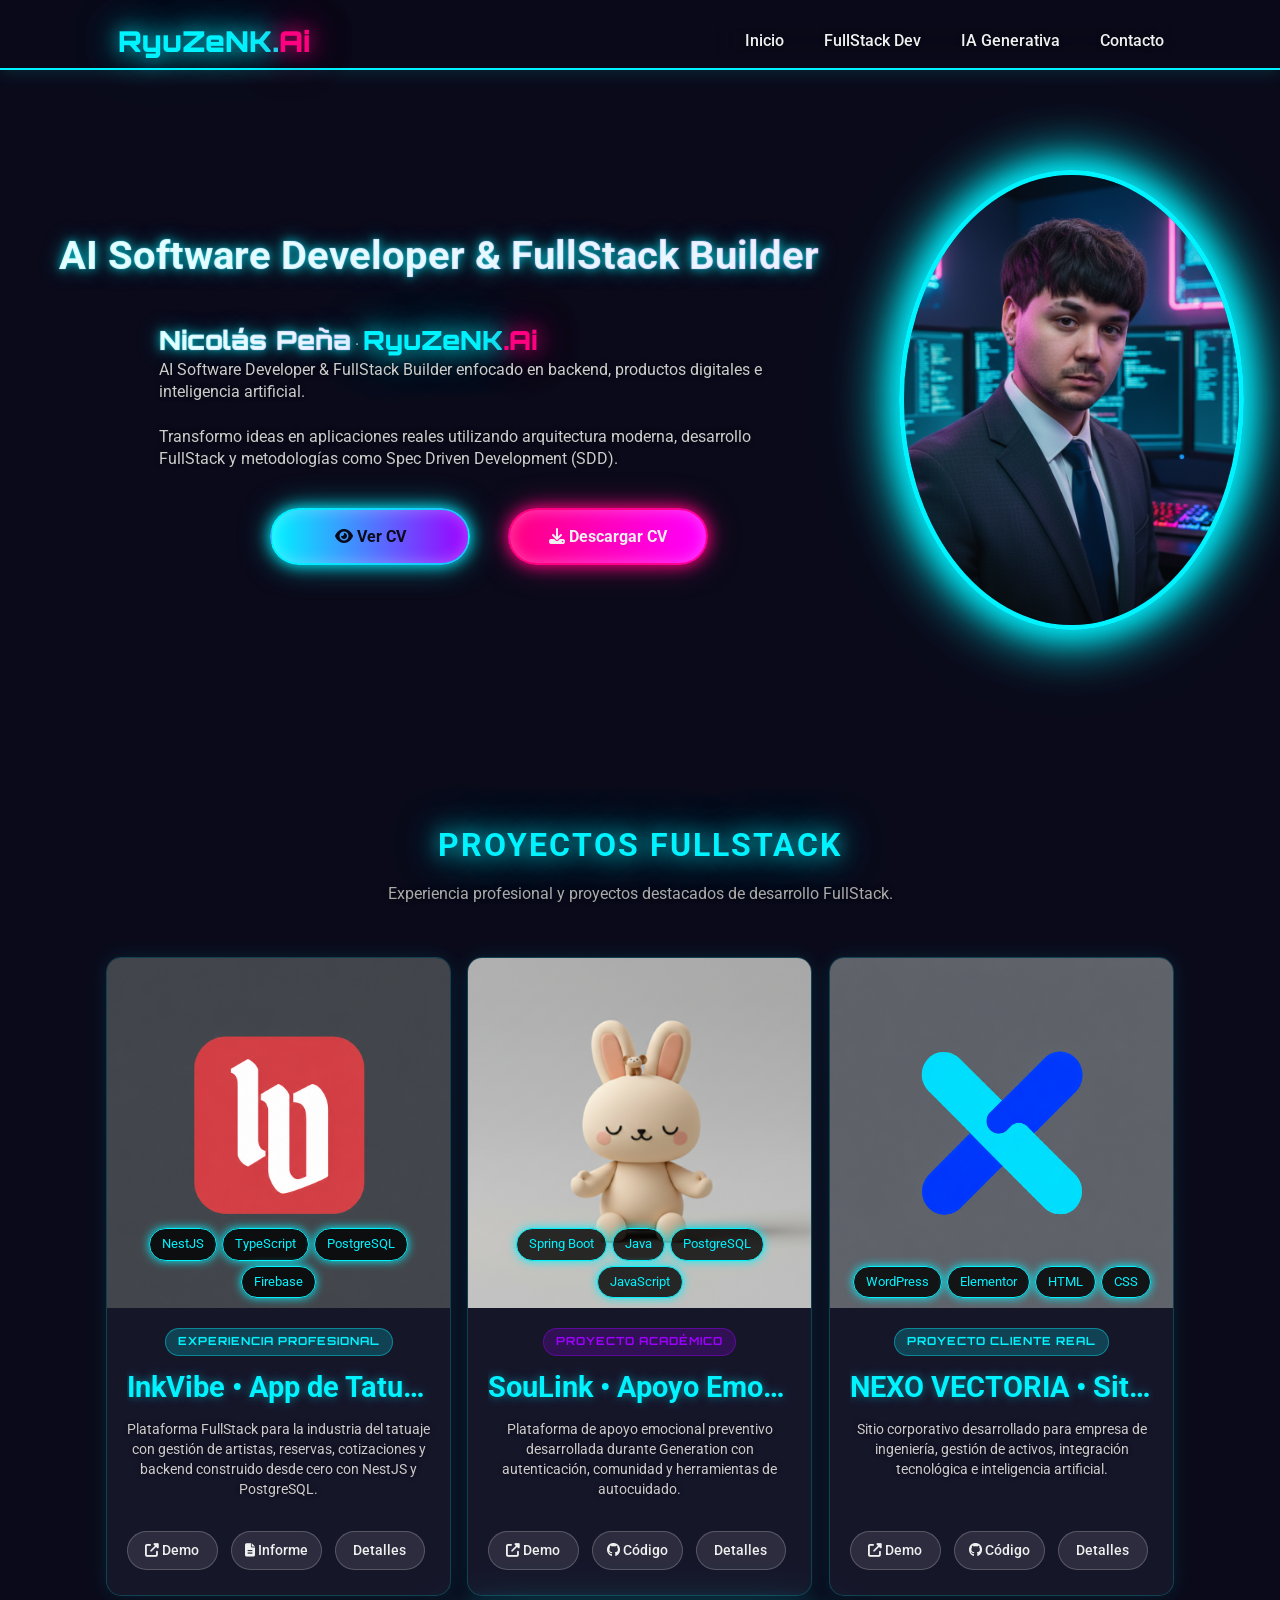
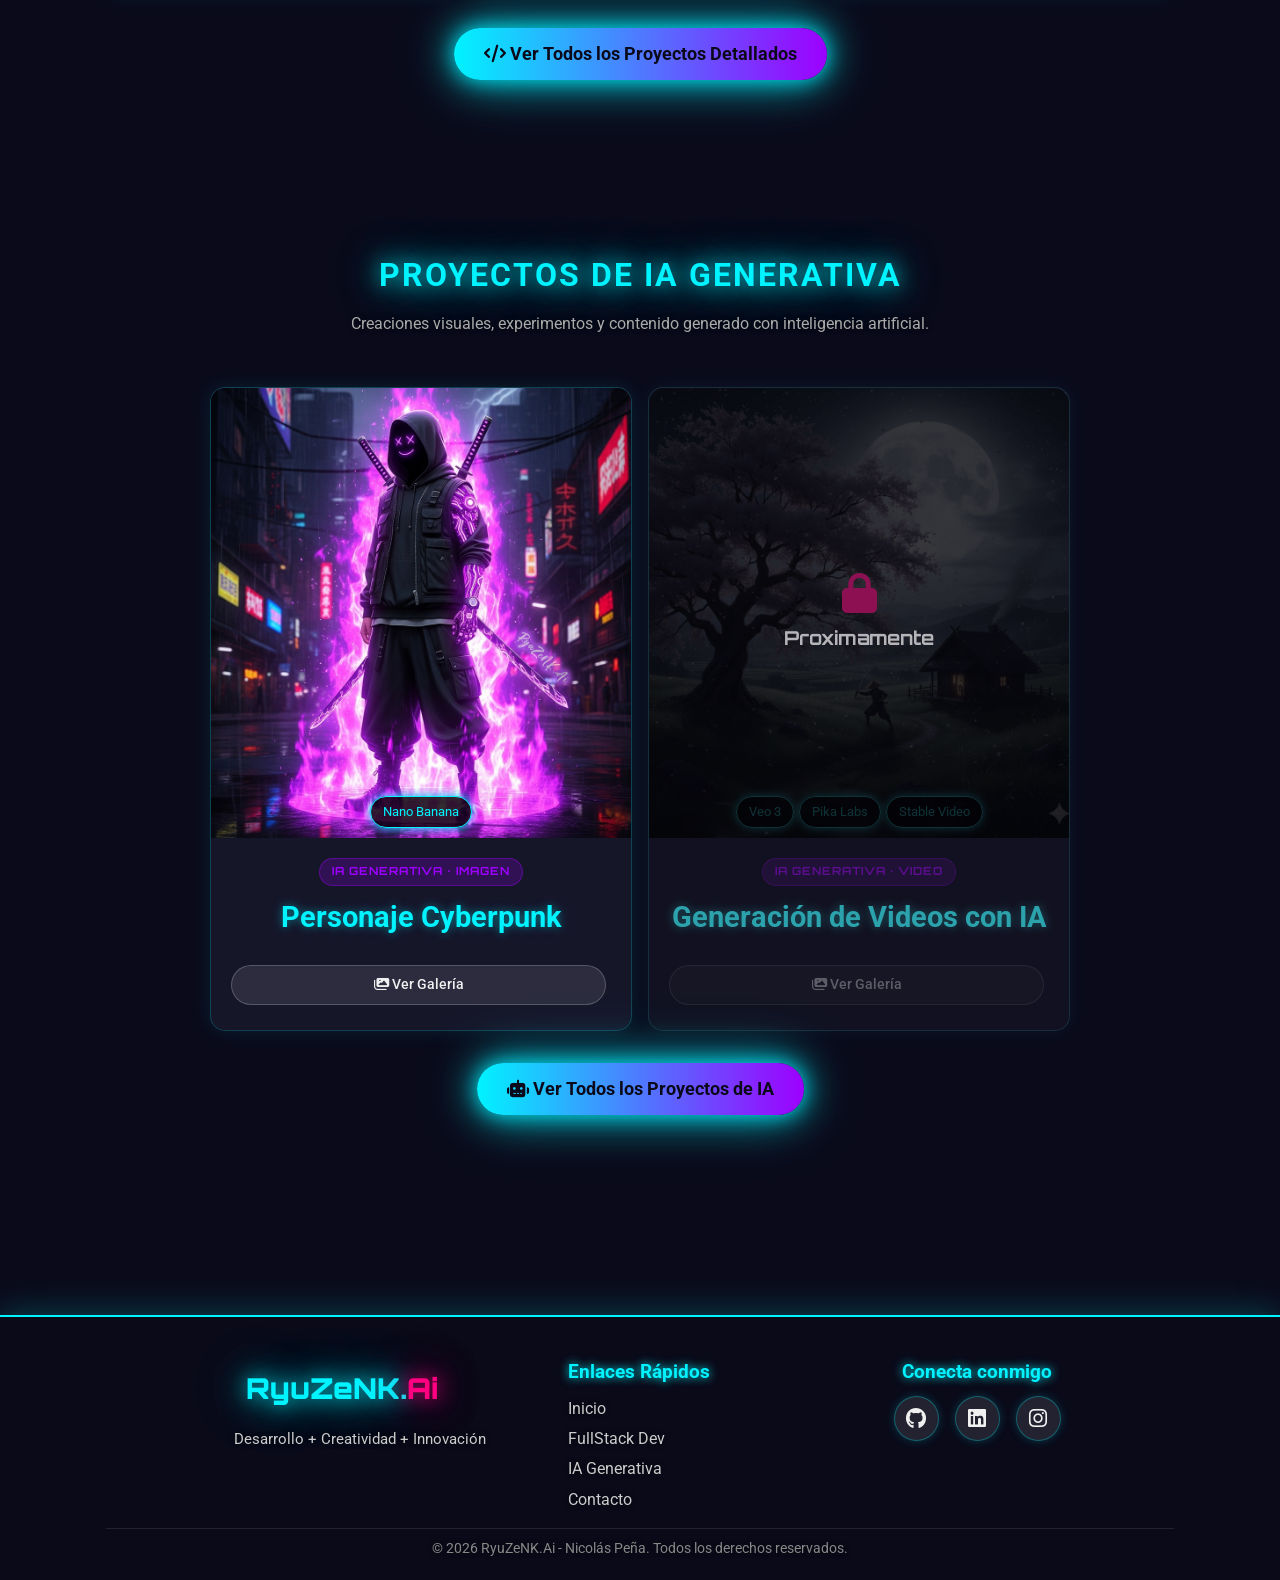
<file: index.html>
<!DOCTYPE html>
<html lang="es">
<head>
    <meta charset="UTF-8">
    <meta name="viewport" content="width=device-width, initial-scale=1.0, maximum-scale=1.0, user-scalable=no">
    <title>RyuZeNK.Ai | Portafolio</title>
    <link rel="icon" href="data:image/svg+xml,<svg xmlns='http://www.w3.org/2000/svg' viewBox='0 0 100 100'><text y='75' font-size='75' fill='%2300f3ff'>R</text></svg>">
    <link rel="stylesheet" href="https://cdnjs.cloudflare.com/ajax/libs/font-awesome/6.4.0/css/all.min.css">
    <link rel="preconnect" href="https://fonts.googleapis.com">
    <link rel="preconnect" href="https://fonts.gstatic.com" crossorigin>
    <link href="https://fonts.googleapis.com/css2?family=Orbitron:wght@400;700;900&family=Roboto:wght@300;400;500;700&display=swap" rel="stylesheet">
    <link rel="stylesheet" href="css/style.css">
    <link rel="stylesheet" href="css/responsive.css">
</head>
<body>
    <!-- Navbar -->
    <nav class="navbar">
        <div class="container nav-content">
            <a href="#home" class="logo">RyuZeNK.<span>Ai</span></a>
            
            <button class="mobile-menu-btn" id="mobileMenuBtn">
                <i class="fas fa-bars"></i>
            </button>
            
            <ul class="nav-links" id="navLinks">
                <li><a href="index.html">Inicio</a></li>
                <li><a href="pages/fullstack.html">FullStack Dev</a></li>
                <li><a href="pages/ia-generativa.html">IA Generativa</a></li>
                <li><a href="pages/contact.html">Contacto</a></li>
            </ul>
        </div>
    </nav>

    <!-- Hero Section -->
    <section id="home" class="section hero-section">
        <div class="container">
            <div class="home-content">
                <div class="home-text">
                    <h1>AI Software Developer & FullStack Builder</h1>
                    <p class="about-me">
                        <span class="h1-logo">Nicolás Peña</span> · <span class="ryuzenk-logo">RyuZeNK</span><span class="ai-logo">.Ai</span><br>
                        AI Software Developer &amp; FullStack Builder enfocado en backend, productos digitales e inteligencia artificial.<br><br>
                        Transformo ideas en aplicaciones reales utilizando arquitectura moderna, desarrollo FullStack y metodologías como Spec Driven Development (SDD).
                    </p>
                    <div class="home-buttons">
                        <a href="https://drive.google.com/file/d/1TY6ujnw4cjVq-pA3yO8HJEEx6lch21xa/view" target="_blank" class="btnVer">
                            <i class="fas fa-eye"></i> Ver CV
                        </a>
                        <a href="https://drive.usercontent.google.com/u/0/uc?id=1TY6ujnw4cjVq-pA3yO8HJEEx6lch21xa&export=download" target="_blank" class="btnDownload">
                            <i class="fas fa-download"></i> Descargar CV
                        </a>
                    </div>
                </div>
                
                <div class="home-image">
                    <img loading="lazy" src="assets/images/Nico_formal_tech.png" alt="Nicolás Peña - Imagen formal" class="formal-img">
                </div>
            </div>
            
        </div>
    </section>

    <!-- Desarrollador Fullstack Section -->
    <section id="developer" class="section">
        <div class="container">
            <div class="section-title">
                <h2>Proyectos FullStack</h2>
                <p class="section-subtitle">Experiencia profesional y proyectos destacados de desarrollo FullStack.</p>
            </div>
            
            <!-- Proyectos Fullstack -->
            <div class="fullstack-projects">
                <div class="projects-grid">
                    <!-- Proyecto 1: InkVibe -->
                    <div class="project-card">
                        <div class="project-image inkvibe-image">
                            <img loading="lazy" src="assets/images/inkvibe/inkvibe-logo.png" alt="Proyecto InkVibe">
                            <div class="project-tech">
                                <span>NestJS</span>
                                <span>TypeScript</span>
                                <span>PostgreSQL</span>
                                <span>Firebase</span>
                            </div>
                        </div>
                        <div class="project-info">
                            <span class="card-role-badge professional">Experiencia Profesional</span>
                            <h4>InkVibe • App de Tatuajes</h4>
                            <p>Plataforma FullStack para la industria del tatuaje con gestión de artistas, reservas, cotizaciones y backend construido desde cero con NestJS y PostgreSQL.</p>
                            <div class="project-links">
                                <a href="https://www.inkvibe.app" target="_blank" class="btn-small">
                                    <i class="fas fa-external-link-alt"></i> Demo
                                </a>
                                <a href="https://drive.google.com/file/d/1sEGEswqREsz09-vpKmoKIxO9d76YWfi9/view" target="_blank" class="btn-small">
                                    <i class="fas fa-file-alt"></i> Informe
                                </a>
                                <a href="pages/inkvibe.html" class="btn-small">Detalles</a>
                            </div>
                        </div>
                    </div>

                    <!-- Proyecto 2: Soulink -->
                    <div class="project-card">
                        <div class="project-image">
                            <img loading="lazy" src="assets/images/soulink/soulinkproyect.png" alt="Proyecto Soulink">
                            <div class="project-tech">
                                <span>Spring Boot</span>
                                <span>Java</span>
                                <span>PostgreSQL</span>
                                <span>JavaScript</span>
                            </div>
                        </div>
                        <div class="project-info">
                            <span class="card-role-badge">Proyecto Académico</span>
                            <h4>SouLink • Apoyo Emocional</h4>
                            <p>Plataforma de apoyo emocional preventivo desarrollada durante Generation con autenticación, comunidad y herramientas de autocuidado.</p>
                            <div class="project-links">
                                <a href="https://proyecto-soulink.vercel.app" target="_blank" class="btn-small">
                                    <i class="fas fa-external-link-alt"></i> Demo
                                </a>
                                <a href="https://github.com/RyuZeNK-Ai/proyecto-soulink" target="_blank" class="btn-small">
                                    <i class="fab fa-github"></i> Código
                                </a>
                                <a href="pages/soulink.html" class="btn-small">Detalles</a>
                            </div>
                        </div>
                    </div>

                    <!-- Proyecto 3: NEXO VECTORIA -->
                    <div class="project-card">
                        <div class="project-image">
                            <img loading="lazy" src="assets/images/nexo-vectoria/ORIGINAL_NEXO-044.png" alt="Proyecto NEXO VECTORIA">
                            <div class="project-tech">
                                <span>WordPress</span>
                                <span>Elementor</span>
                                <span>HTML</span>
                                <span>CSS</span>
                            </div>
                        </div>
                        <div class="project-info">
                            <span class="card-role-badge professional">Proyecto Cliente Real</span>
                            <h4>NEXO VECTORIA • Sitio Corporativo</h4>
                            <p>Sitio corporativo desarrollado para empresa de ingeniería, gestión de activos, integración tecnológica e inteligencia artificial.</p>
                            <div class="project-links">
                                <a href="https://nexovectoria.cl" target="_blank" class="btn-small">
                                    <i class="fas fa-external-link-alt"></i> Demo
                                </a>
                                <a href="https://github.com/RyuZeNK-Ai/NEXO-VECTORIA" target="_blank" class="btn-small">
                                    <i class="fab fa-github"></i> Código
                                </a>
                                <a href="pages/nexo-vectoria.html" class="btn-small">Detalles</a>
                            </div>
                        </div>
                    </div>

                </div>

                <div class="center-button">
                    <a href="pages/fullstack.html" class="btn">
                        <i class="fas fa-code"></i> Ver Todos los Proyectos Detallados
                    </a>
                </div>
            </div>
        </div>
    </section>

    <!-- Proyectos con IA Section -->
    <section id="ai" class="section">
        <div class="container">
            <div class="section-title">
                <h2>Proyectos de IA Generativa</h2>
                <p class="section-subtitle">Creaciones visuales, experimentos y contenido generado con inteligencia artificial.</p>
            </div>
            
            <div class="ai-projects">
                <div class="projects-grid">
                    <!-- Proyecto IA 1: DESBLOQUEADO - Arte Abstracto Digital -->
                    <div class="project-card" onclick="window.location.href='pages/ia-generativa.html#ia-personaje-cyberpunk'">
                        <div class="project-image">
                            <img loading="lazy" src="assets/images/ia-generativa/personaje_cyberpunk1.jpg" alt="Arte Abstracto Digital con IA">
                            <div class="project-tech">
                                <span>Nano Banana</span>
                            </div>
                        </div>
                        <div class="project-info">
                            <span class="card-role-badge">IA Generativa · Imagen</span>
                            <h4>Personaje Cyberpunk</h4>
                            <div class="project-links">
                                <a href="pages/ia-generativa.html#ia-personaje-cyberpunk" class="btn-small" onclick="event.stopPropagation()">
                                    <i class="fas fa-images"></i> Ver Galería
                                </a>
                            </div>
                        </div>
                    </div>
                    
                    <!-- Proyecto IA 2: Bloqueado -->
                    <div class="project-card blocked">
                        <div class="project-image">
                            <div class="blocked-overlay">
                                <i class="fas fa-lock"></i>
                                <span>Proximamente</span>
                            </div>
                            <img loading="lazy" src="assets/images/ia-generativa/paisaje_japones1.jpg" alt="Proyecto IA Videos">
                            <div class="project-tech">
                                <span>Veo 3</span>
                                <span>Pika Labs</span>
                                <span>Stable Video</span>
                            </div>
                        </div>
                        <div class="project-info">
                            <span class="card-role-badge">IA Generativa · Video</span>
                            <h4>Generación de Videos con IA</h4>
                            <div class="project-links">
                                <a href="#" class="btn-small disabled">
                                    <i class="fas fa-images"></i> Ver Galería
                                </a>
                            </div>
                        </div>
                    </div>
                    
                    <!-- Proyecto IA 3: Bloqueado -->
                    <div class="project-card blocked" style="display: none;">
                        <div class="project-image">
                            <div class="blocked-overlay">
                                <i class="fas fa-lock"></i>
                                <span>Proximamente</span>
                            </div>
                            <img loading="lazy" src="assets/images/ia-generativa/personajes_animados.jpg" alt="Proyecto IA Integración">
                            <div class="project-tech">
                                <span>OpenAI API</span>
                                <span>LangChain</span>
                                <span>Custom Models</span>
                            </div>
                        </div>
                        <div class="project-info">
                            <h4>Integración IA en Aplicaciones</h4>
                            <p>Proyectos que combinan desarrollo fullstack con modelos de IA para funcionalidades avanzadas.</p>
                            <div class="project-links">
                                <a href="#" class="btn-small disabled">Ver Proyectos</a>
                                <a href="#" class="btn-small disabled">Detalles</a>
                            </div>
                        </div>
                    </div>
                </div>
                
                <div class="center-button">
                    <a href="pages/ia-generativa.html#ia-personaje-cyberpunk" class="btn">
                        <i class="fas fa-robot"></i> Ver Todos los Proyectos de IA
                    </a>
                </div>
            </div>
        </div>
    </section>

    <!-- Footer -->
    <footer class="footer">
        <div class="container">
            <div class="footer-content">
                <div class="footer-logo">
                    <a href="#home" class="logo">RyuZeNK.<span>Ai</span></a>
                    <p>Desarrollo + Creatividad + Innovación</p>
                </div>
                
                <div class="footer-links">
                    <h4>Enlaces Rápidos</h4>
                    <ul>
                    <li><a href="index.html">Inicio</a></li>
                    <li><a href="pages/fullstack.html">FullStack Dev</a></li>
                    <li><a href="pages/ia-generativa.html">IA Generativa</a></li>
                    <li><a href="pages/contact.html">Contacto</a></li>
                    </ul>
                </div>
                
                <div class="footer-social">
                    <h4>Conecta conmigo</h4>
                    <div class="social-icons">
                        <a href="https://github.com/RyuZeNK-Ai" target="_blank" rel="noopener noreferrer">
                            <i class="fab fa-github"></i>
                        </a>
                        <a href="https://www.linkedin.com/in/nicolas-pena-ai-dev" target="_blank" rel="noopener noreferrer">
                            <i class="fab fa-linkedin"></i>
                        </a>
                        <a href="https://www.instagram.com/ryuzenk.ai/" target="_blank" rel="noopener noreferrer">
                            <i class="fab fa-instagram"></i>
                        </a>
                    </div>
                </div>
            </div>
            
            <div class="footer-bottom">
                <p>&copy; 2026 RyuZeNK.Ai - Nicolás Peña. Todos los derechos reservados.</p>
            </div>
        </div>
    </footer>

    <!-- Botón para subir arriba -->
    <button id="scrollTopBtn" class="scroll-top-btn">
        <i class="fas fa-chevron-up"></i>
    </button>

    <script src="js/main.js"></script>
    <script>
        // Añadir efecto hover a la tarjeta de IA desbloqueada
        document.addEventListener('DOMContentLoaded', function() {
            const iaCard = document.querySelector('#ai .project-card:not(.blocked)');
            if (iaCard) {
                iaCard.style.cursor = 'pointer';
                iaCard.addEventListener('mouseenter', function() {
                    this.style.transform = 'translateY(-5px)';
                    this.style.boxShadow = '0 10px 25px rgba(255, 0, 128, 0.2)';
                    this.querySelector('.ia-image-overlay').style.display = 'flex';
                });
                
                iaCard.addEventListener('mouseleave', function() {
                    this.style.transform = 'translateY(0)';
                    this.style.boxShadow = '0 0 20px rgba(255, 0, 128, 0.1)';
                    this.querySelector('.ia-image-overlay').style.display = 'none';
                });
            }
        });
    </script>
</body>
</html>
</file>
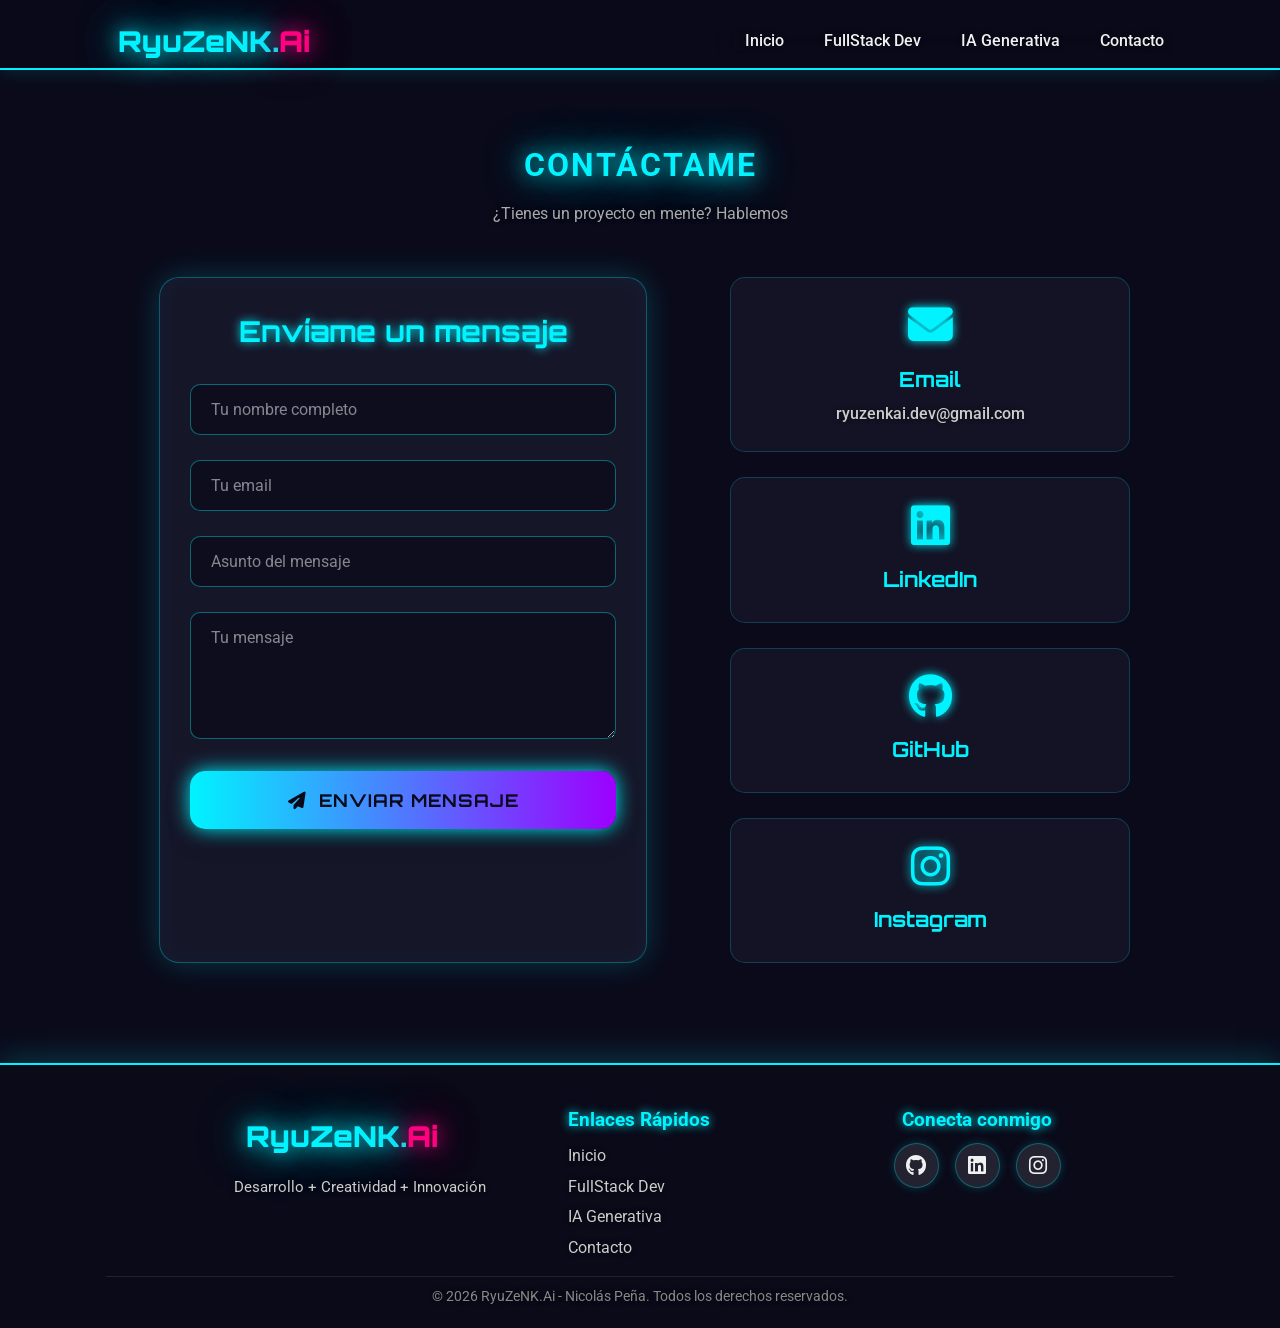
<file: pages/contact.html>
<!DOCTYPE html>
<html lang="es">
<head>
    <meta charset="UTF-8">
    <meta name="viewport" content="width=device-width, initial-scale=1.0, maximum-scale=1.0, user-scalable=no">
    <title>Contáctame | RyuZeNK.Ai</title>
    <link rel="stylesheet" href="https://cdnjs.cloudflare.com/ajax/libs/font-awesome/6.4.0/css/all.min.css">
    <link rel="preconnect" href="https://fonts.googleapis.com">
    <link rel="preconnect" href="https://fonts.gstatic.com" crossorigin>
    <link href="https://fonts.googleapis.com/css2?family=Orbitron:wght@400;700;900&family=Roboto:wght@300;400;500;700&display=swap" rel="stylesheet">
    <link rel="stylesheet" href="../css/style.css">
    <link rel="stylesheet" href="../css/responsive.css">
</head>
<body>
    <!-- Navbar -->
    <nav class="navbar">
        <div class="container nav-content">
            <a href="../index.html" class="logo">RyuZeNK.<span>Ai</span></a>
            
            <button class="mobile-menu-btn" id="mobileMenuBtn">
                <i class="fas fa-bars"></i>
            </button>
            
            <ul class="nav-links" id="navLinks">
                <li><a href="../index.html">Inicio</a></li>
                <li><a href="../pages/fullstack.html">FullStack Dev</a></li>
                <li><a href="../pages/ia-generativa.html">IA Generativa</a></li>
                <li><a href="../pages/contact.html">Contacto</a></li>
            </ul>
        </div>
    </nav>

    <!-- Sección de Contacto -->
    <section id="contact" class="section contact-section">
        <div class="container">
            <div class="section-title">
                <h2>Contáctame</h2>
                <p class="section-subtitle">¿Tienes un proyecto en mente? Hablemos</p>
            </div>
            
            <div class="contact-content">
                <div class="contact-form">
                    <h3>Envíame un mensaje</h3>
                    <form id="contactForm" action="https://formspree.io/f/meeddvlq" method="POST">
                        <div class="form-group">
                            <input type="text" name="name" id="name" placeholder="Tu nombre completo" required>
                        </div>

                        <div class="form-group">
                            <input type="email" name="email" id="email" placeholder="Tu email" required>
                        </div>

                        <div class="form-group">
                            <input type="text" name="subject" id="subject" placeholder="Asunto del mensaje" required>
                        </div>

                        <div class="form-group">
                            <textarea name="message" id="message" placeholder="Tu mensaje" rows="5" required></textarea>
                        </div>

                        <button type="submit" class="btn-send">
                            <i class="fas fa-paper-plane"></i> Enviar Mensaje
                        </button>

                        <div class="form-message" id="formMessage"></div>
                    </form>
                </div>
                
                <div class="contact-info">
                    <a href="mailto:ryuzenkai.dev@gmail.com" class="contact-item">
                        <i class="fas fa-envelope"></i>
                        <div>
                            <h4>Email</h4>
                            <p>ryuzenkai.dev@gmail.com</p>
                        </div>
                    </a>
                    
                    <!-- Botón LinkedIn solo nombre -->
                    <a href="https://www.linkedin.com/in/nicolas-pena-ai-dev" target="_blank" class="contact-item contact-button">
                        <i class="fab fa-linkedin"></i>
                        <div>
                            <h4>LinkedIn</h4>
                        </div>
                    </a>

                    <!-- Botón GitHub solo nombre -->
                    <a href="https://github.com/RyuZeNK-Ai" target="_blank" class="contact-item contact-button">
                        <i class="fab fa-github"></i>
                        <div>
                            <h4>GitHub</h4>
                        </div>
                    </a>

                    <!-- Botón Instagram solo nombre -->
                    <a href="https://www.instagram.com/ryuzenk.ai/" target="_blank" class="contact-item contact-button">
                        <i class="fab fa-instagram"></i>
                        <div>
                            <h4>Instagram</h4>
                        </div>
                    </a>
                </div>
            </div>
        </div>
    </section>

    <!-- Footer -->
    <footer class="footer">
        <div class="container">
            <div class="footer-content">
                <!-- Logo del footer igual al navbar -->
                <div class="footer-logo">
                    <a href="../index.html" class="logo">RyuZeNK.<span>Ai</span></a>
                    <p>Desarrollo + Creatividad + Innovación</p>
                </div>
                
                <div class="footer-links">
                    <h4>Enlaces Rápidos</h4>
                    <ul>
                        <li><a href="../index.html">Inicio</a></li>
                        <li><a href="../pages/fullstack.html">FullStack Dev</a></li>
                        <li><a href="../pages/ia-generativa.html">IA Generativa</a></li>
                        <li><a href="../pages/contact.html">Contacto</a></li>
                    </ul>
                </div>
                
                <div class="footer-social">
                    <h4>Conecta conmigo</h4>
                    <div class="social-icons">
                        <a href="https://github.com/RyuZeNK-Ai" target="_blank" rel="noopener noreferrer">
                            <i class="fab fa-github"></i>
                        </a>
                        <a href="https://www.linkedin.com/in/nicolas-pena-ai-dev" target="_blank" rel="noopener noreferrer">
                            <i class="fab fa-linkedin"></i>
                        </a>
                        <a href="https://www.instagram.com/ryuzenk.ai/" target="_blank" rel="noopener noreferrer">
                            <i class="fab fa-instagram"></i>
                        </a>
                    </div>
                </div>
            </div>
            
            <div class="footer-bottom">
                <p>&copy; 2026 RyuZeNK.Ai - Nicolás Peña. Todos los derechos reservados.</p>
            </div>
        </div>
    </footer>

    <!-- Botón para subir arriba -->
    <button id="scrollTopBtn" class="scroll-top-btn">
        <i class="fas fa-chevron-up"></i>
    </button>

    <script src="../js/main.js"></script>
</body>
</html>
</file>
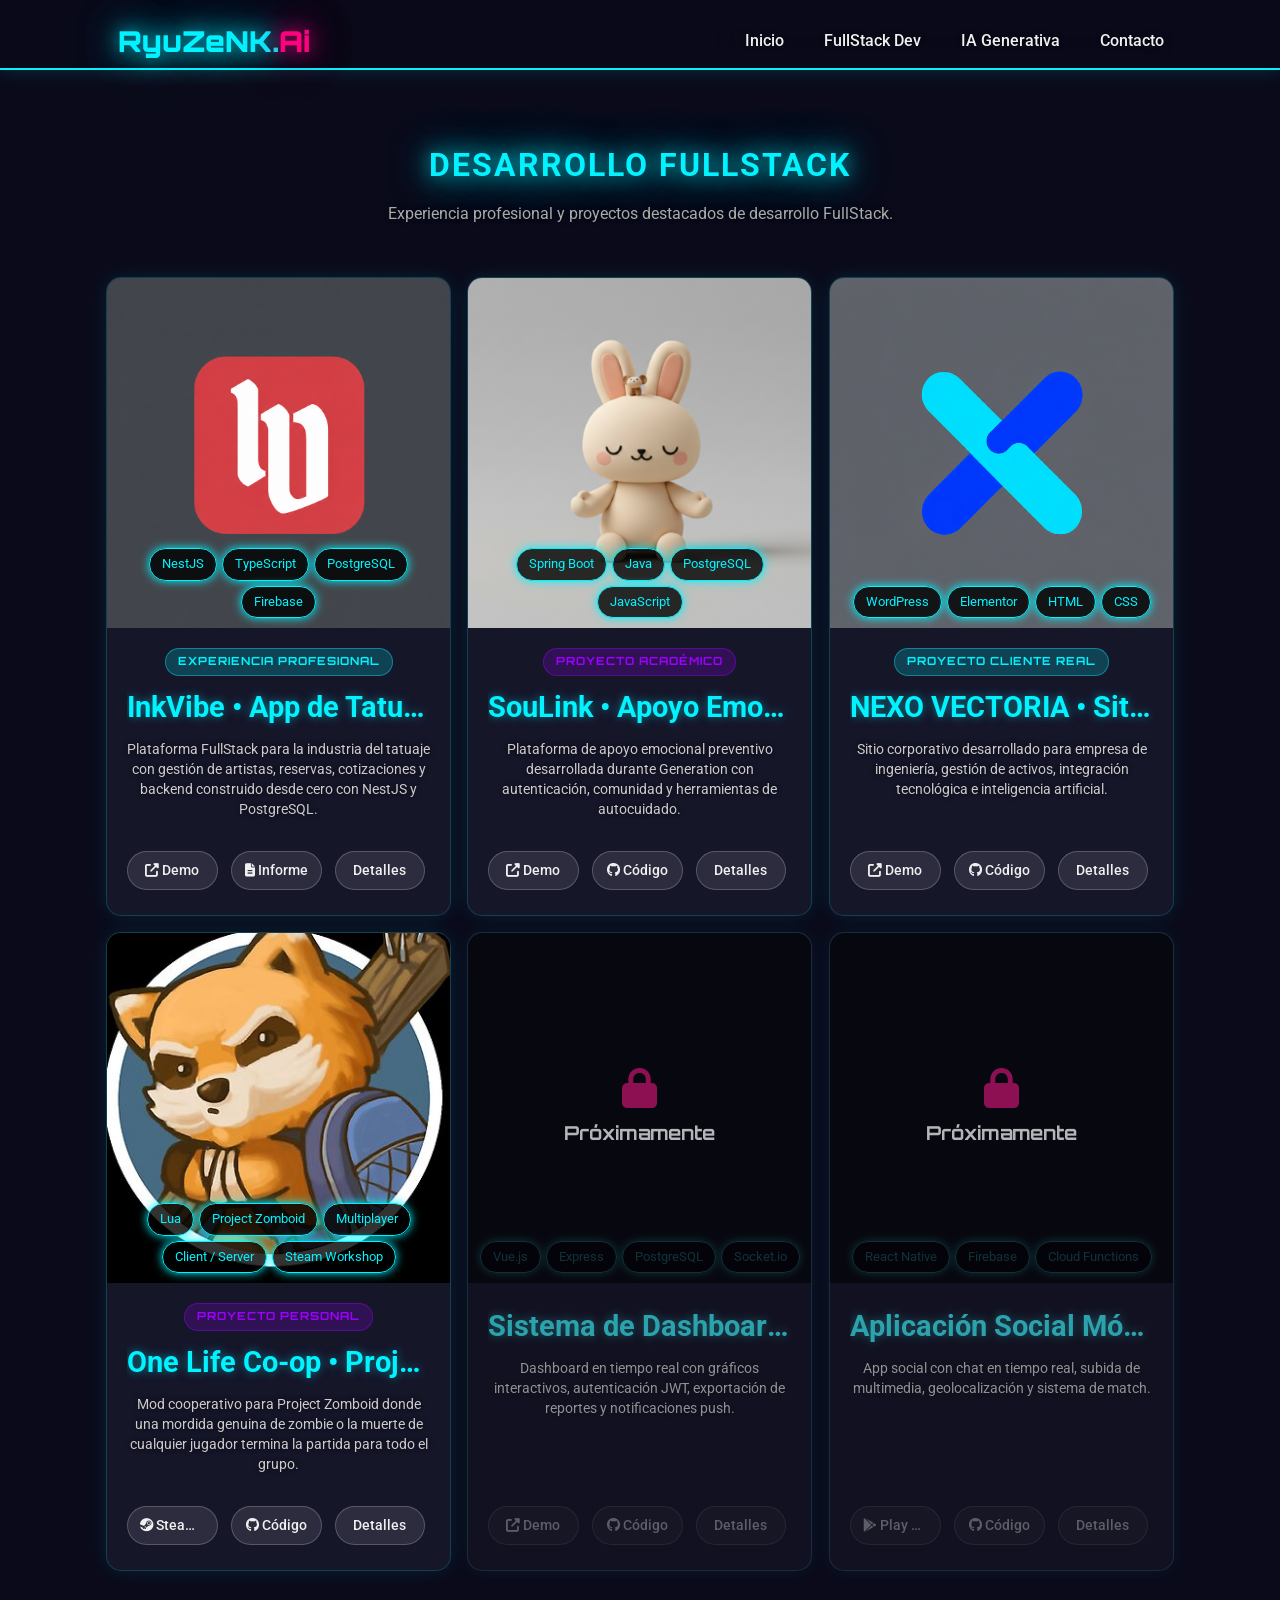
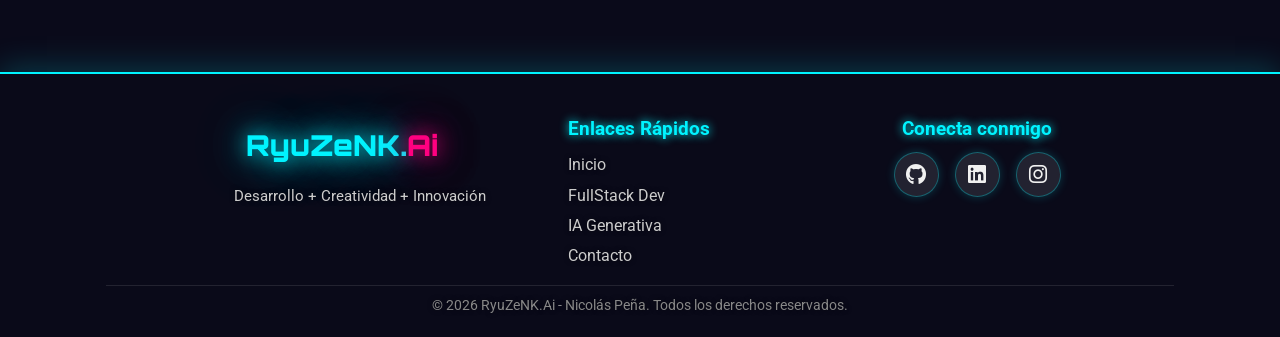
<file: pages/fullstack.html>
<!DOCTYPE html>
<html lang="es">
<head>
    <meta charset="UTF-8">
    <meta name="viewport" content="width=device-width, initial-scale=1.0">
    <title>Desarrollo FullStack | RyuZeNK.Ai</title>
    <link rel="stylesheet" href="https://cdnjs.cloudflare.com/ajax/libs/font-awesome/6.4.0/css/all.min.css">
    <link rel="preconnect" href="https://fonts.googleapis.com">
    <link rel="preconnect" href="https://fonts.gstatic.com" crossorigin>
    <link href="https://fonts.googleapis.com/css2?family=Orbitron:wght@400;700;900&family=Roboto:wght@300;400;500;700&display=swap" rel="stylesheet">
    <link rel="stylesheet" href="../css/style.css">
    <link rel="stylesheet" href="../css/responsive.css">
</head>
<body>
    <!-- Navbar -->
    <nav class="navbar">
        <div class="container nav-content">
            <a href="../index.html" class="logo">RyuZeNK.<span>Ai</span></a>

            <button class="mobile-menu-btn" id="mobileMenuBtn">
                <i class="fas fa-bars"></i>
            </button>

            <ul class="nav-links" id="navLinks">
                <li><a href="../index.html">Inicio</a></li>
                <li><a href="../pages/fullstack.html" class="active">FullStack Dev</a></li>
                <li><a href="../pages/ia-generativa.html">IA Generativa</a></li>
                <li><a href="../pages/contact.html">Contacto</a></li>
            </ul>
        </div>
    </nav>

    <!-- Sección Principal -->
    <section class="section fullstack-section" style="padding-top: 140px; min-height: 100vh;">
        <div class="container">

            <div class="section-title">
                <h2>Desarrollo FullStack</h2>
                <p class="section-subtitle">Experiencia profesional y proyectos destacados de desarrollo FullStack.</p>
            </div>

            <div class="fullstack-projects">
                <div class="projects-grid">

                    <!-- InkVibe -->
                    <div class="project-card">
                        <div class="project-image inkvibe-image">
                            <img loading="lazy" src="../assets/images/inkvibe/inkvibe-logo.png" alt="Proyecto InkVibe">
                            <div class="project-tech">
                                <span>NestJS</span>
                                <span>TypeScript</span>
                                <span>PostgreSQL</span>
                                <span>Firebase</span>
                            </div>
                        </div>
                        <div class="project-info">
                            <span class="card-role-badge professional">Experiencia Profesional</span>
                            <h4>InkVibe • App de Tatuajes</h4>
                            <p>Plataforma FullStack para la industria del tatuaje con gestión de artistas, reservas, cotizaciones y backend construido desde cero con NestJS y PostgreSQL.</p>
                            <div class="project-links">
                                <a href="https://www.inkvibe.app" target="_blank" class="btn-small">
                                    <i class="fas fa-external-link-alt"></i> Demo
                                </a>
                                <a href="https://drive.google.com/file/d/1sEGEswqREsz09-vpKmoKIxO9d76YWfi9/view" target="_blank" class="btn-small">
                                    <i class="fas fa-file-alt"></i> Informe
                                </a>
                                <a href="../pages/inkvibe.html" class="btn-small">Detalles</a>
                            </div>
                        </div>
                    </div>

                    <!-- SouLink -->
                    <div class="project-card">
                        <div class="project-image">
                            <img loading="lazy" src="../assets/images/soulink/soulinkproyect.png" alt="Proyecto Soulink">
                            <div class="project-tech">
                                <span>Spring Boot</span>
                                <span>Java</span>
                                <span>PostgreSQL</span>
                                <span>JavaScript</span>
                            </div>
                        </div>
                        <div class="project-info">
                            <span class="card-role-badge">Proyecto Académico</span>
                            <h4>SouLink • Apoyo Emocional</h4>
                            <p>Plataforma de apoyo emocional preventivo desarrollada durante Generation con autenticación, comunidad y herramientas de autocuidado.</p>
                            <div class="project-links">
                                <a href="https://proyecto-soulink.vercel.app" target="_blank" class="btn-small">
                                    <i class="fas fa-external-link-alt"></i> Demo
                                </a>
                                <a href="https://github.com/RyuZeNK-Ai/proyecto-soulink" target="_blank" class="btn-small">
                                    <i class="fab fa-github"></i> Código
                                </a>
                                <a href="soulink.html" class="btn-small">Detalles</a>
                            </div>
                        </div>
                    </div>

                    <!-- NEXO VECTORIA -->
                    <div class="project-card">
                        <div class="project-image">
                            <img loading="lazy" src="../assets/images/nexo-vectoria/ORIGINAL_NEXO-044.png" alt="Proyecto NEXO VECTORIA">
                            <div class="project-tech">
                                <span>WordPress</span>
                                <span>Elementor</span>
                                <span>HTML</span>
                                <span>CSS</span>
                            </div>
                        </div>
                        <div class="project-info">
                            <span class="card-role-badge professional">Proyecto Cliente Real</span>
                            <h4>NEXO VECTORIA • Sitio Corporativo</h4>
                            <p>Sitio corporativo desarrollado para empresa de ingeniería, gestión de activos, integración tecnológica e inteligencia artificial.</p>
                            <div class="project-links">
                                <a href="https://nexovectoria.cl" target="_blank" class="btn-small">
                                    <i class="fas fa-external-link-alt"></i> Demo
                                </a>
                                <a href="https://github.com/RyuZeNK-Ai/NEXO-VECTORIA" target="_blank" class="btn-small">
                                    <i class="fab fa-github"></i> Código
                                </a>
                                <a href="nexo-vectoria.html" class="btn-small">Detalles</a>
                            </div>
                        </div>
                    </div>

                    <!-- One Life Co-op -->
                    <div class="project-card">
                        <div class="project-image">
                            <img loading="lazy" src="../assets/images/one-life-coop/one-life-coop-logo.jpg" alt="Proyecto One Life Co-op">
                            <div class="project-tech">
                                <span>Lua</span>
                                <span>Project Zomboid</span>
                                <span>Multiplayer</span>
                                <span>Client / Server</span>
                                <span>Steam Workshop</span>
                            </div>
                        </div>
                        <div class="project-info">
                            <span class="card-role-badge">Proyecto Personal</span>
                            <h4>One Life Co-op • Project Zomboid Mod</h4>
                            <p>Mod cooperativo para Project Zomboid donde una mordida genuina de zombie o la muerte de cualquier jugador termina la partida para todo el grupo.</p>
                            <div class="project-links">
                                <a href="https://steamcommunity.com/sharedfiles/filedetails/?id=3798372527" target="_blank" class="btn-small">
                                    <i class="fab fa-steam"></i> Steam Workshop
                                </a>
                                <a href="https://github.com/RyuZeNK-Ai/one-life-coop-project-zomboid-mod" target="_blank" class="btn-small">
                                    <i class="fab fa-github"></i> Código
                                </a>
                                <a href="one-life-coop.html" class="btn-small">Detalles</a>
                            </div>
                        </div>
                    </div>

                    <!-- Próximo Proyecto 1: Bloqueado -->
                    <div class="project-card blocked">
                        <div class="project-image">
                            <div class="blocked-overlay">
                                <i class="fas fa-lock"></i>
                                <span>Próximamente</span>
                            </div>
                            <div class="project-tech">
                                <span>Vue.js</span>
                                <span>Express</span>
                                <span>PostgreSQL</span>
                                <span>Socket.io</span>
                            </div>
                        </div>
                        <div class="project-info">
                            <h4>Sistema de Dashboard Analítico</h4>
                            <p>Dashboard en tiempo real con gráficos interactivos, autenticación JWT, exportación de reportes y notificaciones push.</p>
                            <div class="project-links">
                                <a href="#" class="btn-small disabled">
                                    <i class="fas fa-external-link-alt"></i> Demo
                                </a>
                                <a href="#" class="btn-small disabled">
                                    <i class="fab fa-github"></i> Código
                                </a>
                                <a href="#" class="btn-small disabled">Detalles</a>
                            </div>
                        </div>
                    </div>

                    <!-- Próximo Proyecto 2: Bloqueado -->
                    <div class="project-card blocked">
                        <div class="project-image">
                            <div class="blocked-overlay">
                                <i class="fas fa-lock"></i>
                                <span>Próximamente</span>
                            </div>
                            <div class="project-tech">
                                <span>React Native</span>
                                <span>Firebase</span>
                                <span>Cloud Functions</span>
                            </div>
                        </div>
                        <div class="project-info">
                            <h4>Aplicación Social Móvil</h4>
                            <p>App social con chat en tiempo real, subida de multimedia, geolocalización y sistema de match.</p>
                            <div class="project-links">
                                <a href="#" class="btn-small disabled">
                                    <i class="fab fa-google-play"></i> Play Store
                                </a>
                                <a href="#" class="btn-small disabled">
                                    <i class="fab fa-github"></i> Código
                                </a>
                                <a href="#" class="btn-small disabled">Detalles</a>
                            </div>
                        </div>
                    </div>

                </div>
            </div>

        </div>
    </section>

    <!-- Footer -->
    <footer class="footer">
        <div class="container">
            <div class="footer-content">
                <div class="footer-logo">
                    <a href="../index.html" class="logo">RyuZeNK.<span>Ai</span></a>
                    <p>Desarrollo + Creatividad + Innovación</p>
                </div>

                <div class="footer-links">
                    <h4>Enlaces Rápidos</h4>
                    <ul>
                        <li><a href="../index.html">Inicio</a></li>
                        <li><a href="../pages/fullstack.html">FullStack Dev</a></li>
                        <li><a href="../pages/ia-generativa.html">IA Generativa</a></li>
                        <li><a href="../pages/contact.html">Contacto</a></li>
                    </ul>
                </div>

                <div class="footer-social">
                    <h4>Conecta conmigo</h4>
                    <div class="social-icons">
                        <a href="https://github.com/RyuZeNK-Ai" target="_blank" rel="noopener noreferrer">
                            <i class="fab fa-github"></i>
                        </a>
                        <a href="https://www.linkedin.com/in/nicolas-pena-ai-dev" target="_blank" rel="noopener noreferrer">
                            <i class="fab fa-linkedin"></i>
                        </a>
                        <a href="https://www.instagram.com/ryuzenk.ai/" target="_blank" rel="noopener noreferrer">
                            <i class="fab fa-instagram"></i>
                        </a>
                    </div>
                </div>
            </div>

            <div class="footer-bottom">
                <p>&copy; 2026 RyuZeNK.Ai - Nicolás Peña. Todos los derechos reservados.</p>
            </div>
        </div>
    </footer>

    <!-- Botón para subir arriba -->
    <button id="scrollTopBtn" class="scroll-top-btn">
        <i class="fas fa-chevron-up"></i>
    </button>

    <script src="../js/main.js"></script>
</body>
</html>
</file>
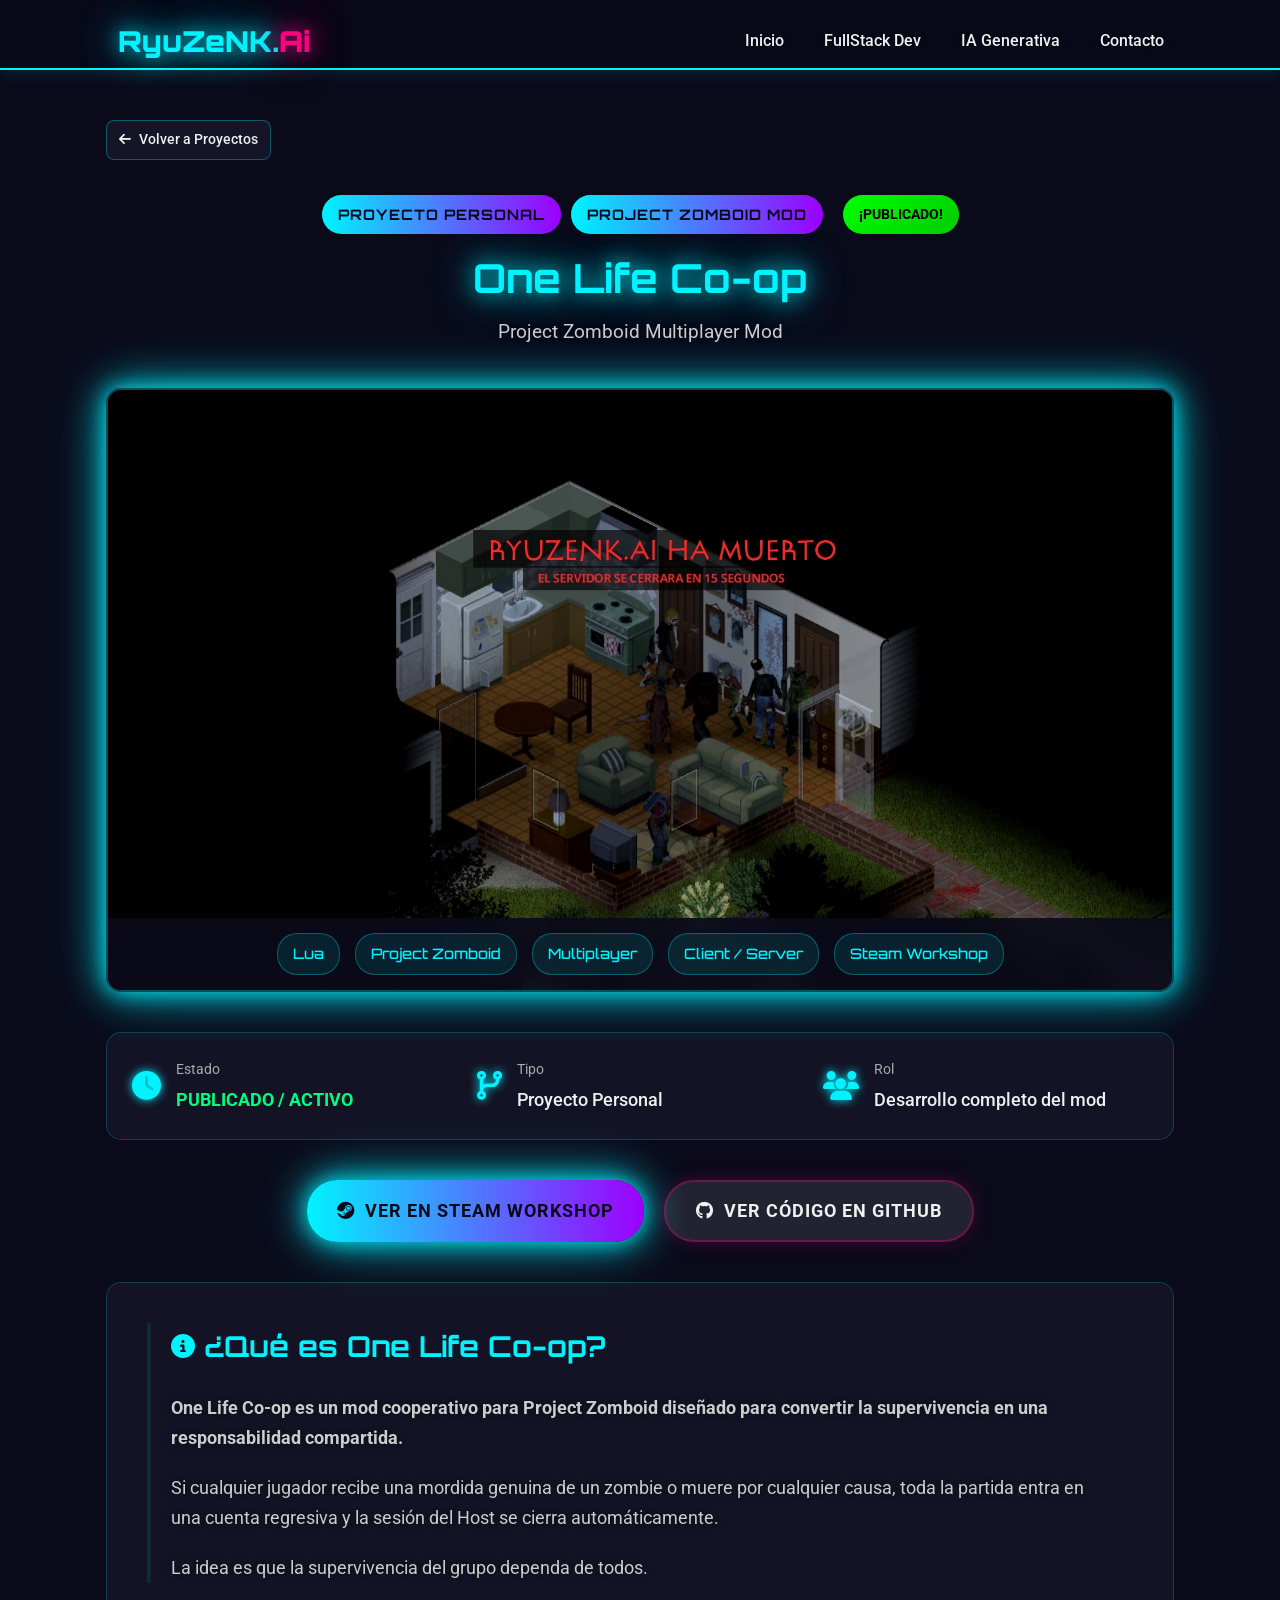
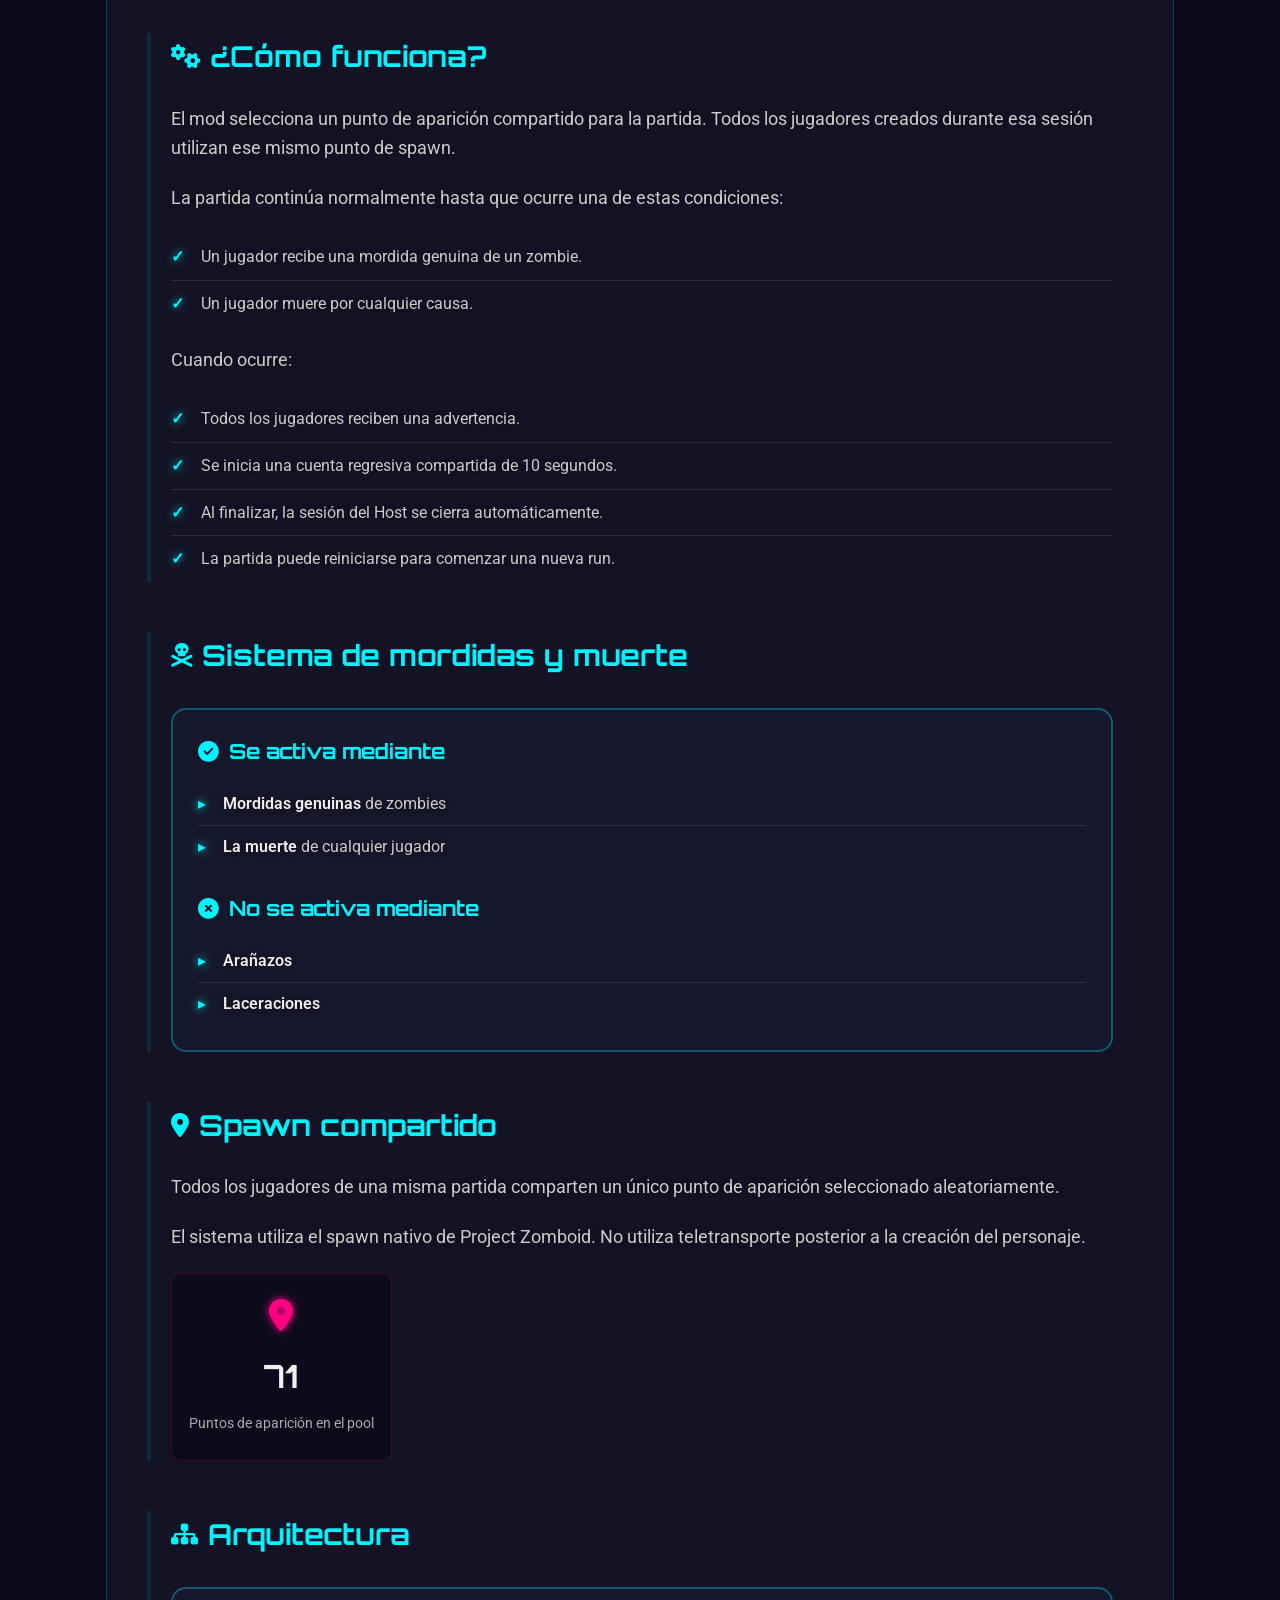
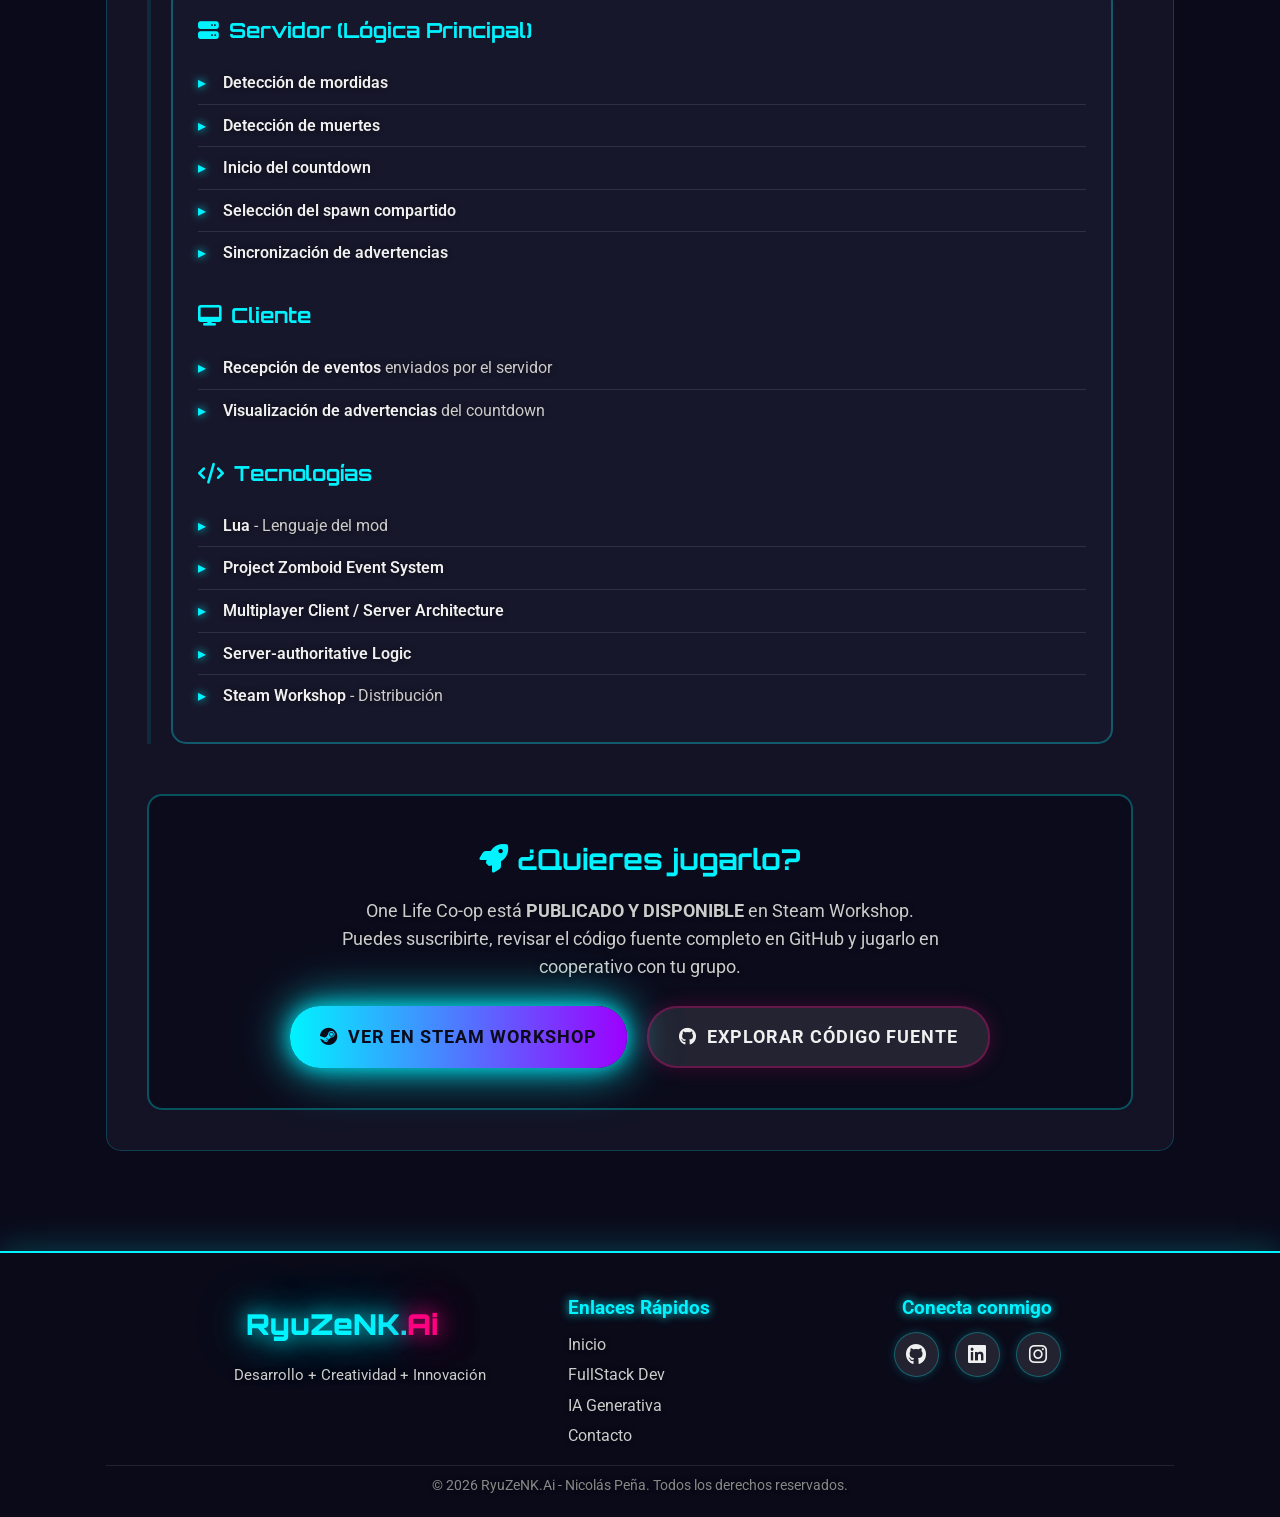
<file: pages/one-life-coop.html>
<!DOCTYPE html>
<html lang="es">
<head>
    <meta charset="UTF-8">
    <meta name="viewport" content="width=device-width, initial-scale=1.0, maximum-scale=1.0, user-scalable=no">
    <title>One Life Co-op - Project Zomboid Mod | RyuZeNK.Ai</title>
    <link rel="stylesheet" href="https://cdnjs.cloudflare.com/ajax/libs/font-awesome/6.4.0/css/all.min.css">
    <link rel="preconnect" href="https://fonts.googleapis.com">
    <link rel="preconnect" href="https://fonts.gstatic.com" crossorigin>
    <link href="https://fonts.googleapis.com/css2?family=Orbitron:wght@400;700;900&family=Roboto:wght@300;400;500;700&display=swap" rel="stylesheet">
    <link rel="stylesheet" href="../css/style.css">
    <link rel="stylesheet" href="../css/soulink.css">
    <link rel="stylesheet" href="../css/responsive.css">
    <style>
        /* Ajuste exclusivo de One Life Co-op: mostrar el hero de gameplay completo, sin recorte */
        .project-hero-image.hero-gameplay {
            background: rgba(10, 10, 26, 0.9);
        }
        .project-hero-image.hero-gameplay img {
            height: auto;
            max-height: 600px;
            object-fit: contain;
        }
    </style>
</head>
<body>
    <!-- Navbar -->
    <nav class="navbar">
        <div class="container nav-content">
            <a href="../index.html" class="logo">RyuZeNK.<span>Ai</span></a>

            <button class="mobile-menu-btn" id="mobileMenuBtn">
                <i class="fas fa-bars"></i>
            </button>

            <ul class="nav-links" id="navLinks">
                <li><a href="../index.html">Inicio</a></li>
                <li><a href="../pages/fullstack.html">FullStack Dev</a></li>
                <li><a href="../pages/ia-generativa.html">IA Generativa</a></li>
                <li><a href="../pages/contact.html">Contacto</a></li>
            </ul>
        </div>
    </nav>

    <!-- Sección de Detalles del Proyecto -->
    <section class="section project-detail-section">
        <div class="container">
            <!-- Enlace para volver -->
            <div class="back-button">
                <a href="fullstack.html" class="btn-small">
                    <i class="fas fa-arrow-left"></i> Volver a Proyectos
                </a>
            </div>

            <!-- Proyecto One Life Co-op Detallado -->
            <article id="one-life-coop" class="project-detail">
                <!-- Cabecera del proyecto -->
                <div class="project-header">
                    <div class="project-badge">
                        <span class="badge">Proyecto Personal</span>
                        <span class="badge">Project Zomboid Mod</span>
                        <span class="live-badge">¡PUBLICADO!</span>
                    </div>
                    <h1 class="project-title">One Life Co-op</h1>
                    <p class="project-subtitle">Project Zomboid Multiplayer Mod</p>
                </div>

                <!-- Imagen principal del proyecto -->
                <div class="project-hero-image hero-gameplay">
                    <img loading="lazy" src="../assets/images/one-life-coop/one-life-coop-gameplay.png" alt="One Life Co-op - Mod cooperativo para Project Zomboid">
                    <div class="project-tech-banner">
                        <span>Lua</span>
                        <span>Project Zomboid</span>
                        <span>Multiplayer</span>
                        <span>Client / Server</span>
                        <span>Steam Workshop</span>
                    </div>
                </div>

                <!-- Información básica -->
                <div class="project-meta-info">
                    <div class="meta-item">
                        <i class="fas fa-clock"></i>
                        <div>
                            <span class="meta-label">Estado</span>
                            <span class="meta-value status-active">PUBLICADO / ACTIVO</span>
                        </div>
                    </div>
                    <div class="meta-item">
                        <i class="fas fa-code-branch"></i>
                        <div>
                            <span class="meta-label">Tipo</span>
                            <span class="meta-value">Proyecto Personal</span>
                        </div>
                    </div>
                    <div class="meta-item">
                        <i class="fas fa-users"></i>
                        <div>
                            <span class="meta-label">Rol</span>
                            <span class="meta-value">Desarrollo completo del mod</span>
                        </div>
                    </div>
                </div>

                <!-- Enlaces del proyecto REALES -->
                <div class="project-links-main">
                    <a href="https://steamcommunity.com/sharedfiles/filedetails/?id=3798372527" target="_blank" class="btn btn-demo">
                        <i class="fab fa-steam"></i> Ver en Steam Workshop
                    </a>
                    <a href="https://github.com/RyuZeNK-Ai/one-life-coop-project-zomboid-mod" target="_blank" class="btn btn-code">
                        <i class="fab fa-github"></i> Ver Código en GitHub
                    </a>
                </div>

                <!-- Descripción detallada -->
                <div class="project-content">
                    <section class="content-section">
                        <h2><i class="fas fa-info-circle"></i> ¿Qué es One Life Co-op?</h2>
                        <div class="description-content">
                            <p><strong>One Life Co-op es un mod cooperativo para Project Zomboid diseñado para convertir la supervivencia en una responsabilidad compartida.</strong></p>
                            <p>Si cualquier jugador recibe una mordida genuina de un zombie o muere por cualquier causa, toda la partida entra en una cuenta regresiva y la sesión del Host se cierra automáticamente.</p>
                            <p>La idea es que la supervivencia del grupo dependa de todos.</p>
                        </div>
                    </section>

                    <!-- Cómo funciona -->
                    <section class="content-section">
                        <h2><i class="fas fa-cogs"></i> ¿Cómo funciona?</h2>
                        <div class="description-content">
                            <p>El mod selecciona un punto de aparición compartido para la partida. Todos los jugadores creados durante esa sesión utilizan ese mismo punto de spawn.</p>
                            <p>La partida continúa normalmente hasta que ocurre una de estas condiciones:</p>
                            <ul class="impact-list">
                                <li>Un jugador recibe una mordida genuina de un zombie.</li>
                                <li>Un jugador muere por cualquier causa.</li>
                            </ul>
                            <p>Cuando ocurre:</p>
                            <ol class="impact-list">
                                <li>Todos los jugadores reciben una advertencia.</li>
                                <li>Se inicia una cuenta regresiva compartida de 10 segundos.</li>
                                <li>Al finalizar, la sesión del Host se cierra automáticamente.</li>
                                <li>La partida puede reiniciarse para comenzar una nueva run.</li>
                            </ol>
                        </div>
                    </section>

                    <!-- Sistema de mordidas y muerte -->
                    <section class="content-section">
                        <h2><i class="fas fa-skull-crossbones"></i> Sistema de mordidas y muerte</h2>
                        <div class="tech-stack-real">
                            <div class="tech-category">
                                <h3><i class="fas fa-check-circle"></i> Se activa mediante</h3>
                                <ul>
                                    <li><strong>Mordidas genuinas</strong> de zombies</li>
                                    <li><strong>La muerte</strong> de cualquier jugador</li>
                                </ul>
                            </div>
                            <div class="tech-category">
                                <h3><i class="fas fa-times-circle"></i> No se activa mediante</h3>
                                <ul>
                                    <li><strong>Arañazos</strong></li>
                                    <li><strong>Laceraciones</strong></li>
                                </ul>
                            </div>
                        </div>
                    </section>

                    <!-- Spawn compartido -->
                    <section class="content-section">
                        <h2><i class="fas fa-map-marker-alt"></i> Spawn compartido</h2>
                        <div class="description-content">
                            <p>Todos los jugadores de una misma partida comparten un único punto de aparición seleccionado aleatoriamente.</p>
                            <p>El sistema utiliza el spawn nativo de Project Zomboid. No utiliza teletransporte posterior a la creación del personaje.</p>
                        </div>
                        <div class="impact-stats">
                            <div class="stat-card">
                                <i class="fas fa-map-marker-alt"></i>
                                <span class="stat-number">71</span>
                                <span class="stat-label">Puntos de aparición en el pool</span>
                            </div>
                        </div>
                    </section>

                    <!-- Arquitectura -->
                    <section class="content-section">
                        <h2><i class="fas fa-sitemap"></i> Arquitectura</h2>

                        <div class="tech-stack-real">
                            <div class="tech-category">
                                <h3><i class="fas fa-server"></i> Servidor (Lógica Principal)</h3>
                                <ul>
                                    <li><strong>Detección de mordidas</strong></li>
                                    <li><strong>Detección de muertes</strong></li>
                                    <li><strong>Inicio del countdown</strong></li>
                                    <li><strong>Selección del spawn compartido</strong></li>
                                    <li><strong>Sincronización de advertencias</strong></li>
                                </ul>
                            </div>

                            <div class="tech-category">
                                <h3><i class="fas fa-desktop"></i> Cliente</h3>
                                <ul>
                                    <li><strong>Recepción de eventos</strong> enviados por el servidor</li>
                                    <li><strong>Visualización de advertencias</strong> del countdown</li>
                                </ul>
                            </div>

                            <div class="tech-category">
                                <h3><i class="fas fa-code"></i> Tecnologías</h3>
                                <ul>
                                    <li><strong>Lua</strong> - Lenguaje del mod</li>
                                    <li><strong>Project Zomboid Event System</strong></li>
                                    <li><strong>Multiplayer Client / Server Architecture</strong></li>
                                    <li><strong>Server-authoritative Logic</strong></li>
                                    <li><strong>Steam Workshop</strong> - Distribución</li>
                                </ul>
                            </div>
                        </div>
                    </section>

                    <!-- Call to Action -->
                    <div class="project-cta">
                        <h3><i class="fas fa-rocket"></i> ¿Quieres jugarlo?</h3>
                        <p>One Life Co-op está <strong>PUBLICADO Y DISPONIBLE</strong> en Steam Workshop. Puedes suscribirte, revisar el código fuente completo en GitHub y jugarlo en cooperativo con tu grupo.</p>
                        <div class="cta-buttons">
                            <a href="https://steamcommunity.com/sharedfiles/filedetails/?id=3798372527" target="_blank" class="btn btn-primary">
                                <i class="fab fa-steam"></i> Ver en Steam Workshop
                            </a>
                            <a href="https://github.com/RyuZeNK-Ai/one-life-coop-project-zomboid-mod" target="_blank" class="btn btn-secondary">
                                <i class="fab fa-github"></i> Explorar Código Fuente
                            </a>
                        </div>
                    </div>
                </div>
            </article>
        </div>
    </section>

    <!-- Footer -->
    <footer class="footer">
        <div class="container">
            <div class="footer-content">
                <div class="footer-logo">
                    <a href="../index.html" class="logo">RyuZeNK.<span>Ai</span></a>
                    <p>Desarrollo + Creatividad + Innovación</p>
                </div>

                <div class="footer-links">
                    <h4>Enlaces Rápidos</h4>
                    <ul>
                        <li><a href="../index.html">Inicio</a></li>
                        <li><a href="../pages/fullstack.html">FullStack Dev</a></li>
                        <li><a href="../pages/ia-generativa.html">IA Generativa</a></li>
                        <li><a href="../pages/contact.html">Contacto</a></li>
                    </ul>
                </div>

                <div class="footer-social">
                    <h4>Conecta conmigo</h4>
                    <div class="social-icons">
                        <a href="https://github.com/RyuZeNK-Ai" target="_blank" rel="noopener noreferrer">
                            <i class="fab fa-github"></i>
                        </a>
                        <a href="https://www.linkedin.com/in/nicolas-pena-ai-dev" target="_blank" rel="noopener noreferrer">
                            <i class="fab fa-linkedin"></i>
                        </a>
                        <a href="https://www.instagram.com/ryuzenk.ai/" target="_blank" rel="noopener noreferrer">
                            <i class="fab fa-instagram"></i>
                        </a>
                    </div>
                </div>
            </div>

            <div class="footer-bottom">
                <p>&copy; 2026 RyuZeNK.Ai - Nicolás Peña. Todos los derechos reservados.</p>
            </div>
        </div>
    </footer>

    <!-- Botón para subir arriba -->
    <button id="scrollTopBtn" class="scroll-top-btn">
        <i class="fas fa-chevron-up"></i>
    </button>

    <script src="../js/main.js"></script>
</body>
</html>
</file>
<file: css/style.css>
/* ============================================
   VARIABLES CSS (Custom Properties)
   ============================================ */
:root {
    /* Paleta de colores */
    --primary-color: #00f3ff;       /* Cian neón principal */
    --secondary-color: #9d00ff;     /* Púrpura neón */
    --dark-color: #0a0a1a;          /* Fondo oscuro principal */
    --light-color: #f0f0f0;         /* Texto claro */
    --accent-color: #ff0080;        /* Rosa neón para acentos */
    --gray-color: #1a1a2e;          /* Gris oscuro para elementos */
    
    /* Tipografía */
    --font-heading: 'Orbitron', sans-serif;  /* Fuente futurista para títulos */
    --font-body: 'Roboto', sans-serif;       /* Fuente legible para cuerpo */
    
    /* Efectos de neón */
    --neon-glow: 0 0 20px rgba(0, 243, 255, 0.8),
                 0 0 40px rgba(0, 243, 255, 0.6),
                 0 0 60px rgba(0, 243, 255, 0.4);
    --neon-pink-glow: 0 0 20px rgba(255, 0, 128, 0.8),
                      0 0 40px rgba(255, 0, 128, 0.6),
                      0 0 60px rgba(255, 0, 128, 0.4);
    --neon-purple-glow: 0 0 20px rgba(157, 0, 255, 0.8),
                        0 0 40px rgba(157, 0, 255, 0.6),
                        0 0 60px rgba(157, 0, 255, 0.4);
}

/* ============================================
   RESET Y CONFIGURACIÓN GLOBAL
   ============================================ */
* {
    margin: 0;
    padding: 0;
    box-sizing: border-box;
}

body {
    font-family: var(--font-body);
    background-color: var(--dark-color);
    color: var(--light-color);
    line-height: 1.6;
    overflow-x: hidden;
    position: relative;
}

.container {
    width: 90%;
    max-width: 1200px;
    margin: 0 auto;
    padding: 0 15px;
}

/* ============================================
   OCULTAR BOTÓN SCROLL INMEDIATAMENTE
   ============================================ */
#scrollTopBtn {
    display: none !important;
    opacity: 0 !important;
    visibility: hidden !important;
}

/* ============================================
   BARRA DE NAVEGACIÓN (NAVBAR)
   ============================================ */
.navbar {
    position: fixed;
    top: 0;
    width: 100%;
    background-color: rgba(10, 10, 26, 0.98);
    backdrop-filter: blur(15px);
    z-index: 1000;
    padding: 1rem 0;
    box-shadow: var(--neon-glow);
    border-bottom: 2px solid var(--primary-color);
}

.nav-content {
    display: flex;
    justify-content: space-between;
    align-items: center;
}

.logo {
    font-family: var(--font-heading);
    font-size: 1.8rem;
    font-weight: 900;
    color: var(--primary-color);
    text-decoration: none;
    text-shadow: var(--neon-glow);
    padding: 5px 15px;
}

.ryuzenk-logo {
    font-family: var(--font-heading);
    font-weight: 900;
    color: var(--primary-color);
    text-shadow: var(--neon-glow);
}

.ai-logo {
    font-family: var(--font-heading);
    font-weight: 900;
    color: var(--accent-color);
    text-shadow: var(--neon-pink-glow);
}

.logo span {
    color: var(--accent-color);
    text-shadow: var(--neon-pink-glow);
}

.nav-links {
    display: flex;
    list-style: none;
}

.nav-links li {
    margin-left: 2rem;
}

.nav-links a {
    color: var(--light-color);
    text-decoration: none;
    font-weight: 500;
    font-size: 1.1rem;
    transition: all 0.3s ease;
    padding: 5px 10px;
    border-radius: 5px;
}

.nav-links a:hover {
    color: var(--primary-color);
    text-shadow: 0 0 10px var(--primary-color);
    background: rgba(0, 243, 255, 0.1);
}

.mobile-menu-btn {
    display: none;
    background: none;
    border: none;
    color: var(--light-color);
    font-size: 1.5rem;
    cursor: pointer;
    padding: 5px;
    border-radius: 5px;
}

/* ============================================
   SECCIONES GENERALES
   ============================================ */
.section {
    padding: 100px 0;
}

/* Especificidad (1,1,0) — gana sobre responsive.css #developer,#ai (1,0,0) */
#developer.section {
    padding-top: 130px !important;
}

#ai.section {
    padding-top: 110px !important;
    padding-bottom: 160px !important;
}

.section-title {
    text-align: center;
    margin-bottom: 3rem;
    position: relative;
}

.section-title h2 {
    font-size: 2.5rem;
    color: var(--primary-color);
    text-transform: uppercase;
    letter-spacing: 2px;
    display: inline-block;
    text-shadow: var(--neon-glow);
    padding: 0 20px;
}

.section-subtitle {
    color: #aaa;
    font-size: 1.1rem;
    max-width: 600px;
    margin: 1rem auto 0;
}

/* ============================================
   SECCIÓN HOME / INICIO
   ============================================ */
#home {
    padding-top: 220px;
    padding-bottom: 80px;
    display: flex;
    align-items: center;
}

/* Especificidad (1,1,0) — supera responsive.css #home (1,0,0) !important */
#home.section {
    padding-top: 170px !important;
}

.home-content {
    display: grid;
    grid-template-columns: 3fr 2fr;
    gap: 3rem;
    align-items: center;
    margin-left: 5%;
}

@media (min-width: 768px) {
    #home .home-image {
        margin-right: 40px;
        margin-left: 30px;
    }
}

.home-text {
    text-align: left;
}

.home-text h1 {
    font-size: 3rem;
    background: linear-gradient(to right, var(--primary-color), var(--secondary-color));
    background-clip: text;
    -webkit-background-clip: text;
    color: transparent;
    text-shadow:
        0 0 1px rgba(255, 255, 255, 0.9),
        0 0 10px rgba(0, 243, 255, 0.7),
        0 0 20px rgba(0, 243, 255, 0.5);
    margin-bottom: 0.2rem;
    margin-left: 0 !important;
    text-align: left;
    white-space: nowrap;
}

.h1-logo {
    font-family: var(--font-heading);
    font-size: 1.2rem;
    font-weight: 900;
    background: linear-gradient(to right, var(--primary-color), var(--secondary-color));
    background-clip: text;
    -webkit-background-clip: text;
    color: transparent;
    text-shadow: 
        0 0 1px rgba(255, 255, 255, 0.9),
        0 0 10px rgba(0, 243, 255, 0.7),
        0 0 20px rgba(0, 243, 255, 0.5);
    display: inline;
}

.home-text p {
    font-size: 1.15rem;
    line-height: 1.5;
    margin-bottom: 1rem;
    max-width: 100%;
    margin-left: 0;
    margin-right: auto;
    color: #ccc;
}

.about-me {
    font-size: 0.7rem !important;
    margin-left: 0 !important;
    margin-top: 2.5rem !important;
    margin-bottom: 1.2rem !important;
}

.about-me .h1-logo,
.about-me .ryuzenk-logo,
.about-me .ai-logo {
    font-size: 1.65rem !important;
    display: inline;
}

.about-me {
    max-width: 1000px !important;
}

.home-buttons {
    text-align: center;
    margin-top: 2rem;
    display: flex;
    justify-content: center;
    flex-wrap: wrap;
    gap: 15px;
}

@media (min-width: 768px) {
    #home .home-buttons {
        flex-direction: row !important;
        justify-content: center !important;
        gap: 28px !important;
    }

    #home .home-buttons .btnVer,
    #home .home-buttons .btnDownload {
        width: 200px !important;
        text-align: center;
        box-sizing: border-box;
    }
}

/* ============================================
   BOTONES
   ============================================ */
.btn {
    display: inline-block;
    background: linear-gradient(to right, var(--primary-color), var(--secondary-color));
    color: var(--dark-color);
    padding: 12px 30px;
    border-radius: 30px;
    text-decoration: none;
    font-weight: 700;
    font-size: 1.1rem;
    transition: all 0.3s ease;
    border: none;
    cursor: pointer;
    box-shadow: var(--neon-glow);
}

.btn {
    will-change: transform, box-shadow;
}

.btn:hover {
    transform: translateY(-3px);
    box-shadow: 0 10px 25px rgba(0, 243, 255, 0.5),
                0 0 30px rgba(0, 243, 255, 0.4);
    backface-visibility: hidden;
}

.btn-small {
    display: inline-block;
    background: rgba(255, 255, 255, 0.1);
    color: var(--light-color);
    padding: 15px 20px;
    border-radius: 20px;
    text-decoration: none;
    font-weight: 500;
    font-size: 0.9rem;
    transition: all 0.3s ease;
    border: 1px solid rgba(255, 255, 255, 0.2);
    margin-right: 5px;
    margin-bottom: 5px;
    flex: 1;
    min-width: 0;
    text-align: center;
    white-space: nowrap;
    overflow: hidden;
    text-overflow: ellipsis;
}

.btn-small:hover {
    background: var(--primary-color);
    color: var(--dark-color);
    box-shadow: 0 0 20px var(--primary-color);
}

.btnVer, .btnDownload {
    display: inline-block;
    padding: 20px 25px;
    border-radius: 30px;
    text-decoration: none;
    font-weight: 700;
    font-size: 1.3rem;
    transition: all 0.3s ease;
    border: none;
    cursor: pointer;
    margin: 10px 5px;
}

.btnVer {
    background: linear-gradient(to right, var(--primary-color), var(--secondary-color));
    color: var(--dark-color);
    box-shadow: 
        0 0 15px var(--primary-color),
        0 0 30px rgba(0, 243, 255, 0.5),
        inset 0 0 15px rgba(255, 255, 255, 0.3);
    border: 2px solid rgba(0, 243, 255, 0.8);
}

.btnDownload {
    background: linear-gradient(to right, var(--accent-color), #ff00ff);
    color: var(--light-color);
    box-shadow: 
        0 0 15px var(--accent-color),
        0 0 30px rgba(255, 0, 128, 0.5),
        inset 0 0 15px rgba(255, 255, 255, 0.3);
    border: 2px solid rgba(255, 0, 128, 0.8);
}

.btnVer:hover, .btnDownload:hover {
    transform: translateY(-3px);
    filter: brightness(1.1);
}

.btnVer:hover {
    box-shadow: 
        0 0 20px var(--primary-color),
        0 0 40px rgba(0, 243, 255, 0.7),
        inset 0 0 20px rgba(255, 255, 255, 0.4);
}

.btnDownload:hover {
    box-shadow: 
        0 0 20px var(--accent-color),
        0 0 40px rgba(255, 0, 128, 0.7),
        inset 0 0 20px rgba(255, 255, 255, 0.4);
}

/* ============================================
   IMÁGENES DE PERFIL
   ============================================ */
.home-image {
    text-align: center;
    position: relative;
}

.formal-img {
    width: 100%;
    max-width: 315px;
    height: 315px;
    border-radius: 50%;
    object-fit: cover;
    position: relative;
    border: 5px solid var(--primary-color);
    box-shadow: 
        0 0 30px var(--primary-color),
        0 0 60px rgba(0, 243, 255, 0.7);
    filter: drop-shadow(0 0 20px rgba(0, 243, 255, 0.8));
    animation: simple-glow-pulse 1s ease-in-out infinite alternate;
}

@keyframes simple-glow-pulse {
    0% {
        box-shadow: 
            0 0 25px var(--primary-color),
            0 0 50px rgba(0, 243, 255, 0.6);
        border-color: rgba(0, 243, 255, 0.9);
    }
    100% {
        box-shadow: 
            0 0 35px var(--primary-color),
            0 0 70px rgba(0, 243, 255, 0.8);
        border-color: rgba(0, 243, 255, 1);
    }
}

/* ============================================
   SECCIÓN CYBERPUNK / ENLACES RÁPIDOS
   ============================================ */
.cyberpunk-section {
    margin-top: 100px;
    text-align: center;
}

.cyberpunk-section h3 {
    font-size: 2rem;
    margin-bottom: 2rem;
    color: var(--primary-color);
    text-shadow: var(--neon-glow);
}

.quick-links {
    display: flex;
    justify-content: center;
    gap: 2rem;
    margin-bottom: 3rem;
}

.quick-link {
    display: flex;
    flex-direction: column;
    align-items: center;
    justify-content: center;
    text-decoration: none;
    color: var(--light-color);
    transition: all 0.3s cubic-bezier(0.4, 0, 0.2, 1);
    padding: 50px 40px;
    border-radius: 18px;
    background: rgba(10, 10, 26, 0.7);
    border: 2px solid rgba(0, 243, 255, 0.3);
    width: 280px;
    min-height: 220px;
    backdrop-filter: blur(10px);
    box-shadow: 
        0 8px 20px rgba(0, 0, 0, 0.4),
        0 0 15px rgba(0, 243, 255, 0.2),
        inset 0 0 8px rgba(0, 243, 255, 0.08);
}

.quick-link:hover {
    transform: translateY(-10px);
    background: rgba(0, 243, 255, 0.08);
    border-color: var(--primary-color);
    box-shadow: 
        0 12px 30px rgba(0, 0, 0, 0.5),
        0 0 20px rgba(0, 243, 255, 0.4),
        0 0 40px rgba(0, 243, 255, 0.15),
        inset 0 0 12px rgba(0, 243, 255, 0.15);
}

.quick-link i {
    font-size: 4rem;
    margin-bottom: 20px;
    color: var(--primary-color);
    text-shadow: 0 0 12px var(--primary-color);
    transition: all 0.3s ease;
}

.quick-link:hover i {
    transform: scale(1.15);
    text-shadow: 0 0 20px var(--primary-color);
}

.quick-link span {
    font-size: 1.4rem;
    font-weight: 600;
    text-align: center;
    line-height: 1.3;
}

.quick-link:nth-child(1):hover {
    border-color: var(--primary-color);
    box-shadow: 
        0 12px 30px rgba(0, 0, 0, 0.5),
        0 0 20px var(--primary-color),
        0 0 40px rgba(0, 243, 255, 0.2);
}

.quick-link:nth-child(2):hover {
    border-color: var(--accent-color);
    box-shadow: 
        0 12px 30px rgba(0, 0, 0, 0.5),
        0 0 20px var(--accent-color),
        0 0 40px rgba(255, 0, 128, 0.2);
}

/* ============================================
   SECCIÓN PROYECTOS
   ============================================ */
.projects-grid {
    display: grid;
    grid-template-columns: repeat(auto-fit, minmax(350px, 1fr));
    gap: 2rem;
    margin-bottom: 3rem;
}

.fullstack-projects .projects-grid {
    grid-template-columns: repeat(3, 1fr);
    max-width: 100% !important;
    margin: 0 !important;
    gap: 1rem !important;
}

.ai-projects .projects-grid {
    grid-template-columns: repeat(3, 1fr);
    max-width: 100% !important;
    margin: 0 !important;
    gap: 1rem !important;
}

/* Home: 3 cards horizontales en inicio — gana sobre responsive.css e !important */
@media (min-width: 768px) {
    #developer .projects-grid {
        grid-template-columns: repeat(3, 1fr);
        max-width: 100% !important;
        margin: 0 !important;
        gap: 1rem !important;
    }

    #ai .projects-grid {
        grid-template-columns: repeat(2, 1fr);
        max-width: 860px !important;
        margin: 0 auto !important;
    }
}

.project-card {
    background: rgba(26, 26, 46, 0.8);
    border-radius: 15px;
    overflow: hidden;
    transition: all 0.3s ease;
    border: 1px solid rgba(0, 243, 255, 0.2);
    box-shadow: 0 0 20px rgba(0, 243, 255, 0.1);
    display: block;
    text-decoration: none;
    color: inherit;
    cursor: pointer;
}

.project-card {
    will-change: transform, box-shadow;
}

.project-card:hover {
    transform: translateY(-10px);
    border-color: var(--primary-color);
    box-shadow: var(--neon-glow);
    backface-visibility: hidden;
}

.project-image {
    position: relative;
    height: 300px;
    overflow: hidden;
}

.project-image img {
    width: 100%;
    height: 100%;
    object-fit: cover;
    object-position: 50% 60%;
}

.inkvibe-image img {
    transform: scale(1.3);
}

.project-tech {
    position: absolute;
    bottom: 10px;
    left: 0;
    right: 0;
    display: flex;
    flex-wrap: wrap;
    gap: 5px;
    justify-content: center;
    padding: 0 10px;
}

.project-tech span {
    background: rgba(0, 0, 0, 0.8);
    color: var(--primary-color);
    padding: 5px 12px;
    border-radius: 20px;
    font-size: 0.8rem;
    border: 1px solid var(--primary-color);
    box-shadow: 0 0 10px var(--primary-color);
}

.project-info {
    padding: 1.5rem;
}

.project-info h4 {
    color: var(--primary-color);
    font-size: 1.3rem;
    margin-bottom: 0.8rem;
    text-shadow: 0 0 10px rgba(0, 243, 255, 0.5);
}

.project-info p {
    color: #ccc;
    margin-bottom: 1.5rem;
    font-size: 0.95rem;
}

.project-links {
    display: flex;
    justify-content: space-between;
    gap: 8px;
    margin-top: 1.5rem;
}

/* Home: cards simétricas con botones alineados al fondo */
#developer .project-card {
    display: flex;
    flex-direction: column;
}

#developer .project-info {
    display: flex;
    flex-direction: column;
    flex: 1;
    text-align: center;
}

#developer .project-info p {
    flex: 1;
}

#developer .project-info h4 {
    font-size: 1.8rem !important;
}

#developer .project-links {
    justify-content: center;
}

/* IA cards — mismo estilo visual que FullStack */
#ai .project-card {
    display: flex;
    flex-direction: column;
}

#ai .project-image {
    height: 450px;
}

#ai .project-info {
    display: flex;
    flex-direction: column;
    flex: 1;
    text-align: center;
    padding: 0.5rem 1rem;
}

#ai .project-info p {
    flex: 1;
}

#ai .project-info h4 {
    font-size: 1.8rem !important;
}

#ai .project-links {
    justify-content: center;
}

/* FullStack Dev - Igualar con #developer y #ai */
.fullstack-projects .project-card {
    display: flex;
    flex-direction: column;
}

.fullstack-projects .project-info {
    display: flex;
    flex-direction: column;
    flex: 1;
    text-align: center;
}

.fullstack-projects .project-info p {
    flex: 1;
}

.fullstack-projects .project-info h4 {
    font-size: 1.8rem !important;
    white-space: nowrap;
    overflow: hidden;
    text-overflow: ellipsis;
}

.fullstack-projects .project-links {
    justify-content: center;
}

.fullstack-projects .project-image {
    height: 350px;
}

.project-card.blocked {
    opacity: 0.7;
    filter: grayscale(0.3);
    position: relative;
    cursor: not-allowed;
}

.project-card.blocked:hover {
    transform: none;
    box-shadow: 0 0 20px rgba(0, 243, 255, 0.1);
}

.blocked-overlay {
    position: absolute;
    top: 0;
    left: 0;
    width: 100%;
    height: 100%;
    background: rgba(0, 0, 0, 0.7);
    display: flex;
    flex-direction: column;
    justify-content: center;
    align-items: center;
    z-index: 2;
    color: white;
    border-radius: 15px 15px 0 0;
}

.blocked-overlay i {
    font-size: 2.5rem;
    margin-bottom: 10px;
    color: var(--accent-color);
}

.blocked-overlay span {
    font-size: 1.2rem;
    font-weight: bold;
    font-family: 'Orbitron', sans-serif;
}

.btn-small.disabled {
    opacity: 0.5;
    cursor: not-allowed;
    pointer-events: none;
    background: rgba(255, 255, 255, 0.05);
}

.btn-small.disabled:hover {
    background: rgba(255, 255, 255, 0.05);
    transform: none;
    box-shadow: none;
}

.center-button {
    text-align: center;
    margin-top: 2rem;
}

/* ============================================
   SECCIÓN IA GENERATIVA
   ============================================ */
.ai-projects {
    margin-top: 2rem;
}

/* ============================================
   SECCIÓN DE CONTACTO
   ============================================ */
.contact-section {
    padding-top: 220px;
    min-height: 100vh;
}

.contact-content {
    display: grid;
    grid-template-columns: 1fr 1fr;
    gap: 60px;
    margin-top: 40px;
    margin-left: 5%;
}

.contact-form {
    background: rgba(26, 26, 46, 0.8);
    padding: 40px;
    border-radius: 20px;
    border: 1px solid rgba(0, 243, 255, 0.3);
    box-shadow: 
        0 0 30px rgba(0, 243, 255, 0.2),
        inset 0 0 20px rgba(0, 243, 255, 0.05);
}

.contact-form h3 {
    font-family: var(--font-heading);
    font-size: 1.8rem;
    color: var(--primary-color);
    margin-bottom: 30px;
    text-align: center;
    text-shadow: 0 0 10px var(--primary-color);
}

.form-group {
    margin-bottom: 25px;
}

.form-group input,
.form-group textarea {
    width: 100%;
    padding: 15px 20px;
    background: rgba(10, 10, 26, 0.7);
    border: 1px solid rgba(0, 243, 255, 0.4);
    border-radius: 10px;
    color: var(--light-color);
    font-family: var(--font-body);
    font-size: 1rem;
    transition: all 0.3s ease;
}

.form-group input:focus,
.form-group textarea:focus {
    outline: none;
    border-color: var(--primary-color);
    box-shadow: 
        0 0 15px var(--primary-color),
        inset 0 0 10px rgba(0, 243, 255, 0.1);
}

.form-group input::placeholder,
.form-group textarea::placeholder {
    color: rgba(255, 255, 255, 0.5);
}

.btn-send {
    width: 100%;
    padding: 18px 30px;
    background: linear-gradient(to right, var(--primary-color), var(--secondary-color));
    color: var(--dark-color);
    border: none;
    border-radius: 15px;
    font-family: var(--font-heading);
    font-size: 1.1rem;
    font-weight: 700;
    text-transform: uppercase;
    letter-spacing: 1px;
    cursor: pointer;
    transition: all 0.3s ease;
    display: flex;
    align-items: center;
    justify-content: center;
    gap: 12px;
    box-shadow: 
        0 0 20px var(--primary-color),
        0 10px 25px rgba(0, 0, 0, 0.3);
}

.btn-send:hover {
    transform: translateY(-3px);
    box-shadow: 
        0 0 30px var(--primary-color),
        0 15px 35px rgba(0, 0, 0, 0.4);
}

.form-message {
    margin-top: 20px;
    padding: 15px;
    border-radius: 10px;
    text-align: center;
    font-weight: 500;
    display: none;
}

.form-message.success {
    display: block;
    background: rgba(0, 255, 128, 0.1);
    border: 1px solid rgba(0, 255, 128, 0.3);
    color: #00ff80;
}

.contact-info {
    display: flex;
    flex-direction: column;
    gap: 25px;
    align-items: center;
}

.contact-item {
    display: flex;
    flex-direction: column;
    align-items: center;
    text-align: center;
    gap: 15px;
    padding: 25px;
    background: rgba(26, 26, 46, 0.6);
    border-radius: 15px;
    border: 1px solid rgba(0, 243, 255, 0.2);
    transition: all 0.3s ease;
    width: 100%;
    max-width: 400px;
}

a.contact-item {
    text-decoration: none !important;
    color: inherit !important;
}

.contact-item:hover {
    border-color: var(--primary-color);
    box-shadow: 0 0 20px rgba(0, 243, 255, 0.3);
    transform: translateY(-5px);
}

.contact-item i {
    font-size: 2.8rem;
    color: var(--primary-color);
    text-shadow: 0 0 10px var(--primary-color);
}

.contact-item > div {
    display: flex;
    flex-direction: column;
    align-items: center;
    gap: 5px;
}

.contact-item h4 {
    color: var(--primary-color);
    font-size: 1.3rem;
    margin-bottom: 0;
    font-family: var(--font-heading);
}

.contact-item p,
.contact-item span {
    color: #ccc;
    font-size: 1rem;
    font-weight: 500;
    text-align: center;
}

.contact-item:not(a) {
    cursor: default;
}

.contact-item:not(a):hover {
    transform: none;
    box-shadow: 0 0 20px rgba(0, 243, 255, 0.1);
}

/* ============================================
   FOOTER / PIE DE PÁGINA
   ============================================ */
.footer {
    background: rgba(10, 10, 26, 0.95);
    padding: 1.5rem 0 0.7rem;
    margin-top: 4rem;
    border-top: 2px solid var(--primary-color);
    box-shadow: 0 -5px 30px rgba(0, 243, 255, 0.2);
}

.footer-content {
    display: grid;
    grid-template-columns: repeat(3, 1fr);
    gap: 2rem;
    margin-bottom: 0.7rem;
    width: 90%;
    max-width: 1200px;
    margin-left: 12%;
    margin-right: auto;
}

.footer-logo .logo {
    font-family: var(--font-heading);
    font-size: 1.8rem;
    font-weight: 900;
    color: var(--primary-color);
    text-decoration: none;
    text-shadow: var(--neon-glow);
    display: inline-block;
    margin-bottom: 8px;
}

.footer-logo .logo span {
    color: var(--accent-color);
    text-shadow: var(--neon-pink-glow);
}

.footer-logo p {
    color: #ccc;
    font-size: 0.95rem;
    margin: 0;
}

.footer-social {
    margin-top: 0;
}

.footer-links h4,
.footer-social h4 {
    font-size: 1.2rem;
    margin-bottom: 0.5rem;
    color: var(--primary-color);
    text-shadow: 0 0 10px var(--primary-color);
}

.footer-links ul {
    list-style: none;
}

.footer-links li {
    margin-bottom: 0.3rem;
}

.footer-links a {
    color: #ccc;
    text-decoration: none;
    transition: all 0.3s ease;
}

.footer-links a:hover {
    color: var(--primary-color);
    text-shadow: 0 0 10px var(--primary-color);
}

.social-icons {
    display: flex;
    gap: 1rem;
    justify-content: flex-start;
    margin-left: -0.5rem;
}

.social-icons a {
    display: inline-flex;
    align-items: center;
    justify-content: center;
    width: 45px;
    height: 45px;
    background: rgba(255, 255, 255, 0.1);
    border-radius: 50%;
    color: var(--light-color);
    font-size: 1.3rem;
    transition: all 0.3s ease;
    border: 1px solid rgba(0, 243, 255, 0.3);
    box-shadow: 0 0 10px rgba(0, 243, 255, 0.2);
    text-decoration: none;
}

.social-icons a:hover {
    background: var(--primary-color);
    color: var(--dark-color);
    transform: translateY(-5px);
    box-shadow: var(--neon-glow);
}

.footer-bottom {
    text-align: center;
    padding-top: 0.5rem;
    border-top: 1px solid rgba(255, 255, 255, 0.1);
    color: #888;
    font-size: 0.9rem;
}

/* ============================================
   BOTÓN "SUBIR ARRIBA"
   ============================================ */
.scroll-top-btn {
    position: fixed;
    bottom: 50px;
    right: 30px;
    width: 50px;
    height: 50px;
    background: linear-gradient(to right, var(--primary-color), var(--secondary-color));
    color: var(--dark-color);
    border: none;
    border-radius: 50%;
    font-size: 1.5rem;
    cursor: pointer;
    display: none;
    z-index: 1000;
    box-shadow: var(--neon-glow);
    transition: all 0.3s ease;
    align-items: center;
    justify-content: center;
}

.scroll-top-btn:hover {
    transform: translateY(-5px);
    box-shadow: 0 0 30px var(--primary-color);
}

/* Para móviles */
@media (max-width: 768px) {
    .scroll-top-btn {
        bottom: 20px;
        right: 20px;
        width: 45px;
        height: 45px;
        font-size: 1.3rem;
    }
}

/* ============================================
   BADGES EN CARDS DEL HOME
   ============================================ */
.card-role-badge {
    display: block;
    width: fit-content;
    margin: 0 auto 8px;
    padding: 4px 12px;
    border-radius: 20px;
    font-family: var(--font-heading);
    font-size: 0.7rem;
    font-weight: 700;
    text-transform: uppercase;
    letter-spacing: 1px;
    background: rgba(157, 0, 255, 0.2);
    color: var(--secondary-color);
    border: 1px solid rgba(157, 0, 255, 0.4);
}

.card-role-badge.professional {
    background: rgba(0, 243, 255, 0.2);
    color: var(--primary-color);
    border-color: rgba(0, 243, 255, 0.4);
}

/* ============================================
   DISEÑO RESPONSIVE
   ============================================ */
@media (max-width: 992px) {
    .home-content,
    .contact-content {
        grid-template-columns: 1fr;
        text-align: center;
        gap: 2rem;
    }
    
    .footer-content {
        grid-template-columns: repeat(2, 1fr);
    }
    
    .quick-links {
        flex-direction: column;
        align-items: center;
        gap: 1.5rem;
    }
    
    .quick-link {
        width: 100%;
        max-width: 400px;
    }
}

@media (max-width: 768px) {
    .nav-links {
        display: none;
        position: absolute;
        top: 100%;
        left: 0;
        width: 100%;
        background-color: rgba(10, 10, 26, 0.98);
        flex-direction: column;
        padding: 1rem 0;
        box-shadow: var(--neon-glow);
    }
    
    .nav-links.active {
        display: flex;
    }
    
    .nav-links li {
        margin: 0;
        text-align: center;
        padding: 0.8rem 0;
    }
    
    .mobile-menu-btn {
        display: block;
    }
    
    .footer-content {
        grid-template-columns: 1fr;
        text-align: center;
    }
    
    .home-text h1 {
        font-size: 2.5rem;
    }
    
    .section-title h2 {
        font-size: 2rem;
    }
    
    .projects-grid {
        grid-template-columns: 1fr;
    }
    
    .project-links {
        flex-direction: column;
        gap: 10px;
    }
    
    .btn-small {
        width: 100%;
        margin-right: 0;
    }
    
    #home {
        padding-top: 150px;
    }
    
    .home-buttons {
        flex-direction: column;
        align-items: center;
    }
    
    .home-buttons .btnVer,
    .home-buttons .btnDownload {
        width: 100%;
        max-width: 300px;
        margin: 5px 0;
    }
    
    .contact-form {
        padding: 25px 20px;
    }
    
    .contact-item {
        padding: 20px;
        flex-direction: column;
        text-align: center;
    }
    
    .contact-item i {
        margin-bottom: 10px;
    }
}

@media (min-width: 1200px) {
    .projects-grid {
        grid-template-columns: repeat(3, 1fr);
    }
}

/* ============================================
   ANIMACIONES Y EFECTOS
   ============================================ */
@keyframes fadeInUp {
    from {
        opacity: 0;
        transform: translateY(30px);
    }
    to {
        opacity: 1;
        transform: translateY(0);
    }
}

.section {
    animation: fadeInUp 0.8s ease-out;
}

html {
    scroll-behavior: smooth;
}

p, li {
    text-shadow: 0 0 5px rgba(0, 0, 0, 0.5);
}

/* ============================================
   BOTÓN "SUBIR ARRIBA" - COMPLETO
   ============================================ */
.scroll-top-btn {
    position: fixed;
    bottom: 50px;
    right: 30px;
    width: 50px;
    height: 50px;
    background: linear-gradient(to right, var(--primary-color), var(--secondary-color));
    color: var(--dark-color);
    border: none;
    border-radius: 50%;
    font-size: 1.5rem;
    cursor: pointer;
    display: none;
    z-index: 1000;
    box-shadow: var(--neon-glow);
    transition: all 0.3s ease;
    align-items: center;
    justify-content: center;
}

.scroll-top-btn:hover {
    transform: translateY(-5px);
    box-shadow: 0 0 30px var(--primary-color);
}

/* Para móviles */
@media (max-width: 768px) {
    .scroll-top-btn {
        bottom: 20px;
        right: 20px;
        width: 45px;
        height: 45px;
        font-size: 1.3rem;
    }
}
</file>
<file: css/responsive.css>
/* ============================================
   RESPONSIVE.CSS - Mobile First (360px → PC)
   Corrección específica para la imagen circular
   ============================================ */

   
/* 1. VARIABLES PARA BREAKPOINTS */
:root {
    --mobile-xs: 360px;
    --mobile-sm: 480px;
    --mobile-md: 640px;
    --tablet-sm: 768px;
    --tablet-md: 1024px;
    --laptop-sm: 1280px;
    --laptop-md: 1440px;
    --desktop: 1920px;
}

/* 2. FIX ESPECÍFICO PARA LA IMAGEN CIRCULAR */
/* Base: mantener siempre proporción 1:1 */
.formal-img {
    width: 100%;
    max-width: 100%;
    height: auto;
    aspect-ratio: 3 / 4; /* Esto fuerza relación cuadrada */
    object-fit: cover;
    border-radius: 50%;
    border: 5px solid var(--primary-color);
    box-shadow: 
        0 0 30px var(--primary-color),
        0 0 60px rgba(0, 243, 255, 0.7);
    animation: simple-glow-pulse 1s ease-in-out infinite alternate;
}

/* Contenedor de la imagen para controlar tamaño máximo */
.home-image {
    width: 100%;
    display: flex;
    justify-content: center;
    align-items: center;
}

/* 3. RESET PARA MÓVILES (Base: 360px) */
@media screen and (min-width: 360px) {
    html {
        font-size: 14px;
    }
    
    .container {
        width: 100%;
        padding: 0 16px;
        margin: 0 auto;
    }
    
    /* HOME SECTION - Mobile First */
    #home {
        padding-top: 120px;
        min-height: auto;
    }
    
    .home-content {
        display: flex;
        flex-direction: column;
        gap: 30px;
    }
    
    .home-text h1 {
        font-size: 2.2rem;
        line-height: 1.3;
        text-align: center;
        margin-left: 0 !important;
        white-space: normal !important;
    }
    
    .h1-logo {
        font-size: 1rem;
    }
    
    .ryuzenk-logo, .ai-logo {
        font-size: 1.1rem;
    }
    
    .about-me {
        font-size: 1.05rem;
        line-height: 1.5;
        text-align: center;
    }
    
    .home-image {
        order: -1;
        max-width: 280px; /* Tamaño máximo en móvil */
        margin: 0 auto;
    }
    
    .formal-img {
        width: 100%;
        max-width: 280px; /* Forzar tamaño máximo */
    }
    
    /* Botones Home - Mobile */
    .home-buttons {
        flex-direction: column;
        align-items: center;
        gap: 12px;
    }
    
    .btnVer, .btnDownload {
        width: 100%;
        max-width: 300px;
        padding: 16px 20px;
        font-size: 1rem;
        margin: 0;
    }
    
    /* Quick Links - Mobile */
    .quick-links {
        flex-direction: column;
        align-items: center;
        gap: 15px;
        margin-top: 40px;
    }
    
    .quick-link {
        width: 100%;
        max-width: 320px;
        min-height: 140px;
        padding: 20px;
    }
    
    /* NAVBAR - Mobile First */
    .navbar {
        padding: 12px 0;
        height: 70px;
    }
    
    .logo {
        font-size: 1.5rem;
        padding: 8px 12px;
    }
    
    .mobile-menu-btn {
        display: flex;
        width: 44px;
        height: 44px;
        font-size: 1.4rem;
    }
    
    .nav-links {
        position: fixed;
        top: 70px;
        left: 0;
        width: 100%;
        background: rgba(10, 10, 26, 0.98);
        backdrop-filter: blur(20px);
        padding: 0;
        flex-direction: column;
        max-height: 0;
        overflow: hidden;
        transition: max-height 0.3s ease;
    }
    
    .nav-links.active {
        max-height: 400px;
        padding: 20px 0;
    }
    
    /* PROJECT CARDS - Mobile (1 columna) */
    .projects-grid, 
    .gallery-grid {
        grid-template-columns: 1fr;
        gap: 20px;
    }
}

/* 4. MÓVILES PEQUEÑOS (480px - 639px) - Aquí se ve bien */
@media screen and (min-width: 480px) {
    html {
        font-size: 15px;
    }
    
    .container {
        width: 90%;
    }
    
    .home-text h1 {
        font-size: 2rem;
        margin-left: 0 !important;
    }
    
    .home-image {
        max-width: 320px; /* Aumentamos tamaño */
    }
    
    .formal-img {
        max-width: 320px;
    }
    
    .quick-links {
        flex-direction: row;
        flex-wrap: wrap;
        justify-content: center;
    }
    
    .quick-link {
        width: calc(50% - 10px);
        max-width: 220px;
    }
    
    /* Project Cards - 3 columnas */
    .projects-grid,
    .gallery-grid {
        grid-template-columns: repeat(3, 1fr);
    }
}

/* 5. RANGO PROBLEMÁTICO (640px - 767px) - FIX ESPECIAL */
@media screen and (min-width: 640px) and (max-width: 767px) {
    .container {
        width: 85%;
        max-width: 600px;
    }
    
    /* HOME CONTENT FIX: Evitar compresión */
    .home-content {
        flex-direction: row;
        align-items: center;
        gap: 40px;
    }
    
    .home-image {
        order: 2;
        flex: 0 0 auto; /* No crecer, no encoger */
        width: 45%; /* Ancho fijo porcentual */
        max-width: 280px; /* Mantener máximo */
        min-width: 250px; /* Evitar que sea demasiado pequeño */
    }
    
    .formal-img {
        width: 100%;
        max-width: 100%; /* Usar todo el ancho disponible del contenedor */
        height: auto;
        aspect-ratio: 1 / 1; /* Mantener cuadrado */
    }
    
    .home-text {
        flex: 1;
        min-width: 0; /* Permitir que se reduzca */
    }
    
    .home-text h1 {
        font-size: 2.2rem;
        text-align: left;
        margin-left: 0 !important;
    }
    
    .about-me {
        text-align: left;
    }
    
    .home-buttons {
        flex-direction: row;
        flex-wrap: wrap;
        justify-content: flex-start;
    }
    
    .btnVer, .btnDownload {
        width: auto;
        min-width: 200px;
    }
}

/* 6. TABLETS (768px - 1023px) */
@media screen and (min-width: 768px) {
    html {
        font-size: 16px;
    }
    
    .container {
        max-width: 720px;
    }
    
    .navbar {
        padding: 15px 0;
        height: 80px;
    }
    
    .logo {
        font-size: 1.8rem;
    }
    
    .mobile-menu-btn {
        display: none;
    }
    
    .nav-links {
        position: static;
        display: flex;
        flex-direction: row;
        max-height: none;
        background: transparent;
        padding: 0;
        width: auto;
    }
    
    /* Home Section - Tablet */
    #home {
        padding-top: 160px;
        min-height: 80vh;
    }
    
    .home-text h1 {
        font-size: 2.5rem;
    }
    
    .home-image {
        max-width: 350px; /* Tamaño mayor en tablet */
        width: auto;
    }
    
    .formal-img {
        max-width: 350px;
    }
    
    /* Quick Links - Tablet */
    .quick-links {
        gap: 25px;
    }
    
    .quick-link {
        width: 240px;
        min-height: 180px;
        padding: 25px;
    }
    
    /* Projects - 3 columnas */
    .projects-grid,
    .gallery-grid {
        grid-template-columns: repeat(3, 1fr);
    }
}

/* 6.5. TABLETS PEQUEÑOS (768px - 900px) - iPad Mini */
@media screen and (min-width: 768px) and (max-width: 900px) {
    .navbar {
        padding: 12px 0;
        height: 70px;
    }

    .logo {
        font-size: 1.5rem;
    }

    .nav-links {
        gap: 15px;
    }

    .nav-links a {
        font-size: 0.9rem;
        padding: 8px 12px;
    }
}

/* 7. TABLETS GRANDES (1024px - 1279px) - Rango problemático alto */
@media screen and (min-width: 1024px) and (max-width: 1279px) {
    .container {
        max-width: 960px;
    }
    
    /* FIX ESPECIAL para evitar ovalo */
    .home-image {
        max-width: 380px; /* Tamaño intermedio */
        flex: 0 0 380px; /* Ancho fijo */
    }
    
    .formal-img {
        max-width: 380px;
        width: 100%;
        height: auto;
        aspect-ratio: 1 / 1; /* Garantizar cuadrado */
    }
    
    .home-text h1 {
        font-size: 2.8rem;
    }
    
    /* Asegurar que el contenedor no comprima la imagen */
    .home-content {
        align-items: center;
        justify-content: space-between;
        gap: 50px;
    }
    
    .home-text {
        flex: 1;
        max-width: 500px; /* Limitar ancho del texto */
    }
}

/* 8. LAPTOPS (1280px - 1439px) */
@media screen and (min-width: 1280px) {
    .container {
        max-width: 1200px;
    }
    
    .home-text h1 {
        font-size: 3rem;
        margin-left: -100px !important;
        white-space: nowrap !important;
    }

    .home-image {
        max-width: 420px; /* Tamaño final deseado */
    }
    
    .formal-img {
        max-width: 420px;
    }
    
    .section {
        padding: 100px 0;
    }
    
    #home {
        padding-top: 180px;
        min-height: 90vh;
    }
    
    /* Projects - 3 columnas */
    .projects-grid,
    .gallery-grid {
        grid-template-columns: repeat(3, 1fr);
    }
}

/* 9. DESKTOP GRANDE (1440px+) */
@media screen and (min-width: 1440px) {
    .container {
        max-width: 1400px;
    }
    
    .home-text h1 {
        font-size: 3.2rem;
    }
    
    .home-image {
        max-width: 450px;
    }
    
    .formal-img {
        max-width: 450px;
    }
    
    .quick-link {
        width: 280px;
        min-height: 220px;
    }
}

/* 10. DESKTOP EXTRA GRANDE (1920px+) */
@media screen and (min-width: 1920px) {
    .container {
        max-width: 1600px;
    }
    
    html {
        font-size: 18px;
    }
    
    .home-text h1 {
        font-size: 3.5rem;
    }
    
    .home-image {
        max-width: 500px;
    }
    
    .formal-img {
        max-width: 500px;
    }
}

/* 11. AJUSTES ESPECIALES */

/* Landscape móviles */
@media screen and (max-height: 500px) and (orientation: landscape) {
    #home {
        padding-top: 100px;
        min-height: auto;
    }
    
    .home-content {
        flex-direction: row;
        gap: 30px;
    }
    
    .home-text h1 {
        font-size: 1.8rem;
    }
    
    .home-image {
        max-width: 200px;
    }
    
    .formal-img {
        max-width: 200px;
    }
}

/* Pantallas muy cortas */
@media screen and (max-height: 400px) {
    .navbar {
        height: 60px;
    }
    
    #home {
        padding-top: 100px;
    }
    
    .home-image {
        max-width: 180px;
    }
    
    .formal-img {
        max-width: 180px;
    }
}

/* FALLBACK para navegadores que no soportan aspect-ratio */
@supports not (aspect-ratio: 1 / 1) {
    .formal-img {
        height: 0;
        padding-bottom: 100%; /* Truco viejo para mantener cuadrado */
        position: relative;
    }
    
    .formal-img img {
        position: absolute;
        top: 0;
        left: 0;
        width: 100%;
        height: 100%;
        object-fit: cover;
    }
}

/* Optimizar para touch */
@media (hover: none) and (pointer: coarse) {
    .btnVer, .btnDownload, .btn-small {
        min-height: 44px; /* Tamaño mínimo para dedos */
    }
}

/* Evitar zoom en inputs iOS */
@media screen and (max-width: 768px) {
    input,
    select,
    textarea {
        font-size: 16px !important;
    }
}
/* ============================================
   AJUSTES ESPECÍFICOS PARA EL ÓVALO
   ============================================ */

/* Móvil pequeño (360px-767px) */
@media screen and (max-width: 767px) {
    .formal-img {
        max-width: 280px;
        height: 340px;
        /* BORRA ESTA LÍNEA: */
        /* border-radius: 140px 140px 140px 140px / 170px 170px 170px 170px; */
    }
}

/* Tablet (768px-1023px) */
@media screen and (min-width: 768px) and (max-width: 1023px) {
    .formal-img {
        max-width: 320px;
        height: 400px;
        /* BORRA ESTA LÍNEA: */
        /* border-radius: 160px 160px 160px 160px / 200px 200px 200px 200px; */
    }
}

/* Laptop (1024px-1279px) */
@media screen and (min-width: 1024px) and (max-width: 1279px) {
    .formal-img {
        max-width: 380px;
        height: 480px;
        /* BORRA ESTA LÍNEA: */
        /* border-radius: 190px 190px 190px 190px / 240px 240px 240px 240px; */
    }
}

/* Desktop (1280px+) */
@media screen and (min-width: 1280px) {
    .formal-img {
        max-width: 420px;
        height: 520px;
        /* BORRA ESTA LÍNEA: */
        /* border-radius: 210px 210px 210px 210px / 260px 260px 260px 260px; */
    }
}
/* ============================================
   FIX LAYOUT HOME - IMAGEN DERECHA, TEXTO IZQUIERDA
   ============================================ */

/* Para pantallas grandes (tablet y desktop) */
@media screen and (min-width: 768px) {
    .home-content {
        display: flex !important;
        flex-direction: row !important;
        justify-content: space-between !important;
        align-items: center !important;
    }
    
    .home-text {
        order: 1 !important; /* Texto primero (izquierda) */
        flex: 1;
        text-align: left !important;
    }
    
    .home-image {
        order: 2 !important; /* Imagen después (derecha) */
        flex-shrink: 0;
    }
    
    .home-text h1,
    .about-me {
        text-align: left !important;
    }
    
    .home-buttons {
        justify-content: flex-start !important;
    }
}
/* ============================================
   COMPACTAR LA PÁGINA - MENOS ESPACIOS, MÁS CONTENIDO
   ============================================ */

/* REDUCIR ESPACIOS GENERALES */
@media screen and (min-width: 768px) {
    /* Contenedor principal más compacto */
    .container {
        max-width: 95% !important;
    }
    
    /* Reducir padding de secciones */
    .section {
        padding: 60px 0 !important;
    }
    
    #home {
        padding-top: 120px !important;
        min-height: auto !important;
    }
    
    /* Home content más compacto */
    .home-content {
        gap: 40px !important;
    }
    
    /* Reducir tamaño de imagen ovalada */
    .home-image {
        max-width: 320px !important;
    }
    
    .formal-img {
        max-width: 320px !important;
        height: 420px !important; /* Mantener proporción óvalo */
    }
    
    /* Reducir tamaño de fuente en home */
    .home-text h1 {
        font-size: 2.2rem !important;
        margin-bottom: 15px !important;
    }
    
    .about-me {
        font-size: 1rem !important;
        line-height: 1.4 !important;
        margin-bottom: 20px !important;
    }
    
    /* Botones más compactos */
    .btnVer, .btnDownload {
        padding: 14px 25px !important;
        font-size: 1rem !important;
        margin: 5px !important;
    }
    
    /* Quick links más compactos */
    .quick-links {
        margin-top: 50px !important;
        gap: 20px !important;
    }
    
    .quick-link {
        width: 220px !important;
        min-height: 160px !important;
        padding: 20px !important;
    }
    
    .quick-link i {
        font-size: 2.8rem !important;
        margin-bottom: 10px !important;
    }
    
    .quick-link span {
        font-size: 1.1rem !important;
    }
}

/* PARA LAPTOPS Y DESKTOP (más compacto aún) */
@media screen and (min-width: 1024px) {
    .container {
        max-width: 1100px !important;
    }
    
    .home-content {
        gap: 50px !important;
    }
    
    .home-image {
        max-width: 350px !important;
    }
    
    .formal-img {
        max-width: 350px !important;
        height: 460px !important;
    }
    
    .home-text h1 {
        font-size: 2.5rem !important;
    }
    
    /* Secciones de proyectos más compactas */
    .section-title {
        margin-bottom: 40px !important;
    }
    
    .section-title h2 {
        font-size: 2rem !important;
    }
    
    .section-subtitle {
        font-size: 1rem !important;
        margin-top: 10px !important;
    }
    
    /* Grid de proyectos más compacto */
    .projects-grid,
    .gallery-grid {
        gap: 25px !important;
    }
    
    .project-card,
    .gallery-item {
        margin-bottom: 0 !important;
    }
    
    /* IA Generativa - Evitar choque con navbar */
    .ia-gallery-section {
        padding-top: 140px !important;
    }

    /* FullStack Dev - Evitar choque con navbar */
    .fullstack-section {
        padding-top: 140px !important;
    }

    /* Contact section más compacta */
    .contact-section {
        padding-top: 140px !important;
    }
    
    .contact-content {
        gap: 40px !important;
    }
    
    .contact-form {
        padding: 30px !important;
    }
    
    /* Footer más compacto */
    .footer {
        padding: 40px 0 20px !important;
        margin-top: 40px !important;
    }
    
    .footer-content {
        gap: 40px !important;
    }
}

/* PARA PANTALLAS MUY GRANDES (evitar que se expanda demasiado) */
@media screen and (min-width: 1440px) {
    .container {
        max-width: 1300px !important;
    }
    
    .home-content {
        gap: 60px !important;
        max-width: 1200px !important;
        margin: 0 auto !important;
    }
    
    .home-image {
        max-width: 380px !important;
    }
    
    .formal-img {
        max-width: 380px !important;
        height: 500px !important;
    }
    
    .home-text {
        max-width: 600px !important;
    }
    
    /* Limitar ancho máximo de contenido */
    .projects-grid,
    .gallery-grid {
        max-width: 1200px !important;
        margin: 0 auto !important;
    }
}

/* REDUCIR ESPACIOS VERTICALES EXTREMOS */
@media screen and (min-width: 768px) {
    /* Reducir espacios entre secciones */
    #developer,
    #ai {
        padding-top: 40px !important;
        padding-bottom: 60px !important;
    }
    
    /* Header sections más compactas */
    .section-title {
        padding-bottom: 10px !important;
    }
    
    /* Project cards internas más compactas */
    .project-info {
        padding: 20px !important;
    }
    
    .project-info h4 {
        font-size: 1.2rem !important;
        margin-bottom: 10px !important;
    }
    
    .project-info p {
        font-size: 0.9rem !important;
        margin-bottom: 15px !important;
        line-height: 1.4 !important;
    }
    
    .project-links {
        margin-top: 15px !important;
    }
    
    .btn-small {
        padding: 8px 12px !important;
        font-size: 0.85rem !important;
    }
}

/* COMPACTAR NAVBAR */
@media screen and (min-width: 768px) {
    .navbar {
        padding: 10px 0 !important;
        height: 70px !important;
    }
    
    .nav-links li {
        margin-left: 20px !important;
    }
    
    .nav-links a {
        font-size: 1rem !important;
        padding: 6px 10px !important;
    }
}

/* COMPACTAR SCROLL TOP BUTTON */
.scroll-top-btn {
    bottom: 20px !important;
    right: 20px !important;
    width: 40px !important;
    height: 40px !important;
    font-size: 1.1rem !important;
}

/* CENTRAR FOOTER EN MÓVIL */
@media screen and (max-width: 767px) {
    .footer-content {
        margin-left: 0 !important;
        margin-right: auto !important;
        width: 100% !important;
        text-align: center;
    }

    .social-icons {
        justify-content: center !important;
        margin-left: 0 !important;
    }
}

/* ALINEAR CONTACTO EN MÓVIL */
@media screen and (max-width: 767px) {
    .contact-section {
        padding-top: 130px !important;
    }

    .ia-gallery-section {
        padding-top: 130px !important;
    }

    .project-detail-section {
        padding-top: 50px !important;
    }

    .back-button {
        text-align: center !important;
    }

    .back-button .btn-small {
        padding: 8px 15px !important;
        font-size: 0.8rem !important;
        width: auto !important;
        max-width: 150px !important;
    }

    .fullstack-projects .projects-grid,
    .ia-gallery-section .projects-grid,
    .ai-projects .projects-grid {
        grid-template-columns: 1fr !important;
    }

    .ia-gallery-section .project-info h4,
    .fullstack-projects .project-info h4 {
        white-space: normal !important;
        overflow: visible !important;
        text-overflow: clip !important;
    }

    .contact-info {
        margin-left: -20px !important;
    }

    .contact-form {
        margin-left: -10px !important;
    }
}
</file>
<file: css/soulink.css>
/* ============================================
   DETALLE DE PROYECTO - SOULINK
   ============================================ */
.project-detail-section {
    padding-top: 300px;
    min-height: 100vh;
}

/* Botón para volver */
.back-button {
    margin-bottom: 30px;
    margin-top: 60px;
}

.back-button .btn-small {
    display: inline-flex;
    align-items: center;
    gap: 8px;
    background: rgba(26, 26, 46, 0.7);
    border: 1px solid rgba(0, 243, 255, 0.3);
    color: var(--light-color);
    padding: 10px 20px;
    border-radius: 8px;
    text-decoration: none;
    transition: all 0.3s ease;
}

.back-button .btn-small:hover {
    background: rgba(0, 243, 255, 0.1);
    border-color: var(--primary-color);
    transform: translateX(-5px);
}

/* Cabecera del proyecto */
.project-header {
    text-align: center;
    margin-bottom: 40px;
}

.project-badge {
    display: flex;
    justify-content: center;
    gap: 10px;
    margin-bottom: 20px;
    flex-wrap: wrap;
}

.badge {
    background: linear-gradient(to right, var(--primary-color), var(--secondary-color));
    color: var(--dark-color);
    padding: 8px 16px;
    border-radius: 20px;
    font-family: var(--font-heading);
    font-size: 0.9rem;
    font-weight: 700;
    text-transform: uppercase;
    letter-spacing: 1px;
}

/* Badge EN VIVO */
.live-badge {
    background: linear-gradient(135deg, #00ff00, #00cc00);
    color: #000;
    padding: 8px 16px;
    border-radius: 20px;
    font-weight: bold;
    font-size: 0.9rem;
    display: inline-block;
    margin-left: 10px;
    animation: pulse-green 2s infinite;
}

@keyframes pulse-green {
    0% { transform: scale(1); }
    50% { transform: scale(1.05); }
    100% { transform: scale(1); }
}

.project-title {
    color: var(--primary-color);
    font-size: 2.5rem;
    margin-bottom: 15px;
    font-family: var(--font-heading);
    text-shadow: var(--neon-glow);
    line-height: 1.2;
}

.project-subtitle {
    color: #ccc;
    font-size: 1.2rem;
    max-width: 800px;
    margin: 0 auto;
    line-height: 1.6;
}

/* Imagen hero del proyecto */
.project-hero-image {
    position: relative;
    margin: 40px 0;
    border-radius: 15px;
    overflow: hidden;
    border: 2px solid rgba(0, 243, 255, 0.3);
    box-shadow: var(--neon-glow);
}

.project-hero-image img {
    width: 100%;
    height: 400px;
    object-fit: cover;
    object-position: 50% 0%;
    display: block;
}

.project-tech-banner {
    position: absolute;
    bottom: 0;
    left: 0;
    right: 0;
    background: rgba(10, 10, 26, 0.9);
    padding: 15px 20px;
    display: flex;
    justify-content: center;
    gap: 15px;
    flex-wrap: wrap;
    backdrop-filter: blur(10px);
}

.project-tech-banner span {
    background: rgba(0, 243, 255, 0.1);
    color: var(--primary-color);
    padding: 8px 15px;
    border-radius: 20px;
    font-family: var(--font-heading);
    font-size: 0.9rem;
    font-weight: 500;
    border: 1px solid rgba(0, 243, 255, 0.3);
}

/* Información meta */
.project-meta-info {
    display: grid;
    grid-template-columns: repeat(auto-fit, minmax(200px, 1fr));
    gap: 20px;
    margin: 40px 0;
    padding: 25px;
    background: rgba(26, 26, 46, 0.6);
    border-radius: 15px;
    border: 1px solid rgba(0, 243, 255, 0.2);
}

.meta-item {
    display: flex;
    align-items: center;
    gap: 15px;
}

.meta-item i {
    font-size: 1.8rem;
    color: var(--primary-color);
    text-shadow: 0 0 10px var(--primary-color);
}

.meta-label {
    display: block;
    color: #aaa;
    font-size: 0.9rem;
    margin-bottom: 5px;
}

.meta-value {
    display: block;
    color: var(--light-color);
    font-weight: 500;
    font-size: 1.1rem;
}

.status-active {
    color: #00ff80;
    font-weight: 700;
}

/* Enlaces principales */
.project-links-main {
    display: flex;
    justify-content: center;
    gap: 20px;
    margin: 40px 0;
    flex-wrap: wrap;
}

.btn-demo, .btn-code {
    padding: 15px 30px;
    font-size: 1.1rem;
    font-weight: 700;
    text-transform: uppercase;
    letter-spacing: 1px;
    display: inline-flex;
    align-items: center;
    gap: 10px;
    border-radius: 30px;
    text-decoration: none;
    transition: all 0.3s ease;
}

.btn-demo {
    background: linear-gradient(to right, var(--primary-color), var(--secondary-color));
    color: var(--dark-color);
    box-shadow: var(--neon-glow);
}

.btn-code {
    background: rgba(255, 255, 255, 0.1);
    color: var(--light-color);
    border: 2px solid rgba(255, 0, 128, 0.3);
    box-shadow: 0 0 20px rgba(255, 0, 128, 0.2);
}

.btn-demo:hover, .btn-code:hover {
    transform: translateY(-5px);
}

.btn-demo:hover {
    box-shadow: 0 0 30px var(--primary-color);
}

.btn-code:hover {
    border-color: var(--accent-color);
    box-shadow: var(--neon-pink-glow);
}

/* Contenido del proyecto */
.project-content {
    background: rgba(26, 26, 46, 0.6);
    border-radius: 15px;
    padding: 40px;
    margin-top: 40px;
    border: 1px solid rgba(0, 243, 255, 0.2);
}

.content-section {
    margin-bottom: 50px;
    padding-left: 20px;
    padding-right: 20px;
    border-left: 4px solid rgba(0, 243, 255, 0.1);
    transition: border-left-color 0.3s ease;
}

.content-section:last-child {
    margin-bottom: 0;
}

.content-section h2 {
    color: var(--primary-color);
    font-size: 1.8rem;
    margin-bottom: 25px;
    font-family: var(--font-heading);
    display: flex;
    align-items: center;
    gap: 10px;
}

.content-section h2 i {
    font-size: 1.5rem;
}

/* Descripción */
.description-content p {
    color: #ccc;
    line-height: 1.7;
    margin-bottom: 20px;
    font-size: 1.1rem;
}

.mission-vision {
    display: grid;
    grid-template-columns: repeat(auto-fit, minmax(300px, 1fr));
    gap: 25px;
    margin-top: 30px;
}

.mission, .vision {
    background: rgba(10, 10, 26, 0.8);
    padding: 25px;
    border-radius: 10px;
    border: 1px solid rgba(0, 243, 255, 0.2);
}

.mission h3, .vision h3 {
    color: var(--accent-color);
    font-size: 1.3rem;
    margin-bottom: 15px;
    display: flex;
    align-items: center;
    gap: 10px;
    font-family: var(--font-heading);
}

.mission p, .vision p {
    color: #aaa;
    line-height: 1.6;
}

/* Grid de screenshots */
.screenshot-grid {
    display: grid;
    grid-template-columns: repeat(auto-fit, minmax(300px, 1fr));
    gap: 20px;
    margin: 30px 0;
}

.screenshot-card {
    background: rgba(26, 26, 46, 0.8);
    border-radius: 10px;
    overflow: hidden;
    border: 2px solid rgba(0, 243, 255, 0.3);
    transition: transform 0.3s ease;
}

.screenshot-card:hover {
    transform: translateY(-5px);
    border-color: var(--primary-color);
}

.screenshot-card img {
    width: 100%;
    height: 280px;
    object-fit: cover;
    object-position: 50% 0%;
}

.screenshot-info {
    padding: 15px;
}

.screenshot-info h4 {
    color: var(--primary-color);
    margin-bottom: 5px;
    font-size: 1.1rem;
}

.screenshot-info p {
    color: #aaa;
    font-size: 0.9rem;
}

/* Características */
.features-grid {
    display: grid;
    grid-template-columns: repeat(auto-fit, minmax(280px, 1fr));
    gap: 20px;
}

.feature-card {
    background: rgba(10, 10, 26, 0.8);
    padding: 25px;
    border-radius: 10px;
    border: 1px solid rgba(255, 0, 128, 0.2);
    transition: all 0.3s ease;
    text-align: center;
}

.feature-card:hover {
    transform: translateY(-5px);
    border-color: var(--accent-color);
    box-shadow: 0 0 20px rgba(255, 0, 128, 0.3);
}

.feature-card i {
    font-size: 2.5rem;
    color: var(--accent-color);
    margin-bottom: 15px;
    text-shadow: 0 0 10px var(--accent-color);
}

.feature-card h3 {
    color: var(--accent-color);
    font-size: 1.2rem;
    margin-bottom: 10px;
    font-family: var(--font-heading);
}

.feature-card p {
    color: #aaa;
    font-size: 0.95rem;
    line-height: 1.5;
}

/* Características implementadas */
.feature-implemented {
    background: rgba(0, 255, 0, 0.1);
    border-left: 4px solid #00ff00;
}

.feature-implemented i {
    color: #00ff00;
}

.checkmark {
    color: #00ff00;
    font-weight: bold;
    margin-right: 5px;
}

.featured-implemented {
    background: linear-gradient(135deg, rgba(0, 255, 0, 0.1), rgba(0, 243, 255, 0.1));
    border: 2px solid #00ff00;
}

/* Arquitectura técnica */
.architecture-diagram {
    display: grid;
    grid-template-columns: repeat(auto-fit, minmax(300px, 1fr));
    gap: 20px;
}

.arch-layer {
    background: rgba(10, 10, 26, 0.8);
    padding: 25px;
    border-radius: 10px;
    border-top: 4px solid;
}

.frontend {
    border-top-color: var(--primary-color);
}

.backend {
    border-top-color: var(--secondary-color);
}

.database {
    border-top-color: var(--accent-color);
}

.arch-layer h3 {
    color: var(--light-color);
    font-size: 1.3rem;
    margin-bottom: 20px;
    display: flex;
    align-items: center;
    gap: 10px;
    font-family: var(--font-heading);
}

.arch-layer ul {
    list-style: none;
}

.arch-layer li {
    color: #ccc;
    padding: 8px 0;
    padding-left: 25px;
    position: relative;
    border-bottom: 1px solid rgba(255, 255, 255, 0.1);
}

.arch-layer li:last-child {
    border-bottom: none;
}

.arch-layer li::before {
    content: '▸';
    color: var(--primary-color);
    position: absolute;
    left: 0;
    text-shadow: 0 0 8px var(--primary-color);
}

.arch-layer li strong {
    color: var(--light-color);
    font-weight: 600;
}

/* Stack tecnológico real */
.tech-stack-real {
    background: rgba(26, 26, 46, 0.8);
    border-radius: 15px;
    padding: 25px;
    margin: 30px 0;
    border: 2px solid rgba(0, 243, 255, 0.3);
}

.tech-category {
    margin-bottom: 25px;
}

.tech-category:last-child {
    margin-bottom: 0;
}

.tech-category h3 {
    color: var(--primary-color);
    font-size: 1.3rem;
    margin-bottom: 15px;
    font-family: var(--font-heading);
    display: flex;
    align-items: center;
    gap: 10px;
}

.tech-category ul {
    list-style: none;
}

.tech-category li {
    color: #ccc;
    padding: 8px 0;
    padding-left: 25px;
    position: relative;
    border-bottom: 1px solid rgba(255, 255, 255, 0.1);
}

.tech-category li:last-child {
    border-bottom: none;
}

.tech-category li::before {
    content: '▸';
    color: var(--primary-color);
    position: absolute;
    left: 0;
    text-shadow: 0 0 8px var(--primary-color);
}

.tech-category li strong {
    color: var(--light-color);
    font-weight: 600;
}

/* Deployment info */
.deployment-info {
    display: grid;
    grid-template-columns: repeat(auto-fit, minmax(250px, 1fr));
    gap: 20px;
    margin: 30px 0;
}

.deployment-card {
    background: rgba(26, 26, 46, 0.8);
    border-radius: 10px;
    padding: 25px;
    border-left: 4px solid;
}

.deployment-backend {
    border-left-color: #00b894;
}

.deployment-frontend {
    border-left-color: #0984e3;
}

.deployment-database {
    border-left-color: #a29bfe;
}

.deployment-card h4 {
    color: var(--primary-color);
    margin-bottom: 10px;
    font-size: 1.2rem;
    font-family: var(--font-heading);
}

.deployment-url {
    display: inline-block;
    background: rgba(0, 243, 255, 0.1);
    color: var(--primary-color);
    padding: 8px 15px;
    border-radius: 5px;
    margin-top: 10px;
    font-family: monospace;
    font-size: 0.9rem;
    border: 1px solid rgba(0, 243, 255, 0.3);
}

/* Desafíos */
.challenges-grid {
    display: grid;
    grid-template-columns: repeat(auto-fit, minmax(300px, 1fr));
    gap: 20px;
}

.challenge-card {
    background: rgba(10, 10, 26, 0.8);
    padding: 25px;
    border-radius: 10px;
    border: 1px solid rgba(0, 243, 255, 0.2);
    transition: all 0.3s ease;
}

.challenge-card:hover {
    transform: translateY(-5px);
    border-color: var(--primary-color);
    box-shadow: 0 0 20px rgba(0, 243, 255, 0.3);
}

.challenge-card h3 {
    color: var(--primary-color);
    font-size: 1.2rem;
    margin-bottom: 15px;
    font-family: var(--font-heading);
    display: flex;
    align-items: center;
    gap: 10px;
}

.challenge-icon {
    font-size: 1.5rem;
}

.challenge-card p {
    color: #ccc;
    line-height: 1.6;
    margin-bottom: 10px;
}

.challenge-card p strong {
    color: var(--light-color);
    font-weight: 600;
}

/* Impacto social */
.impact-stats {
    display: grid;
    grid-template-columns: repeat(auto-fit, minmax(150px, 1fr));
    gap: 20px;
    margin-bottom: 30px;
}

.stat-card {
    background: rgba(10, 10, 26, 0.8);
    padding: 25px 15px;
    border-radius: 10px;
    text-align: center;
    border: 1px solid rgba(255, 0, 128, 0.2);
    transition: all 0.3s ease;
}

.stat-card:hover {
    transform: translateY(-5px);
    border-color: var(--accent-color);
    box-shadow: 0 0 15px rgba(255, 0, 128, 0.3);
}

.stat-card i {
    font-size: 2rem;
    color: var(--accent-color);
    margin-bottom: 10px;
    text-shadow: 0 0 10px var(--accent-color);
}

.stat-number {
    display: block;
    font-size: 2rem;
    font-weight: 700;
    color: var(--light-color);
    font-family: var(--font-heading);
    margin: 10px 0;
}

.stat-label {
    display: block;
    color: #aaa;
    font-size: 0.9rem;
}

.impact-description p {
    color: #ccc;
    line-height: 1.7;
    margin-bottom: 20px;
    font-size: 1.1rem;
}

.impact-list {
    list-style: none;
    margin: 20px 0;
}

.impact-list li {
    color: #ccc;
    padding: 10px 0;
    padding-left: 30px;
    position: relative;
    border-bottom: 1px solid rgba(255, 255, 255, 0.1);
}

.impact-list li:last-child {
    border-bottom: none;
}

.impact-list li::before {
    content: '✓';
    color: var(--primary-color);
    position: absolute;
    left: 0;
    font-weight: bold;
    text-shadow: 0 0 8px var(--primary-color);
}

/* Roadmap */
.roadmap {
    display: grid;
    grid-template-columns: repeat(auto-fit, minmax(300px, 1fr));
    gap: 20px;
}

.roadmap-phase {
    background: rgba(10, 10, 26, 0.8);
    padding: 25px;
    border-radius: 10px;
    border: 1px solid rgba(0, 243, 255, 0.2);
    position: relative;
    overflow: hidden;
}

.roadmap-phase::before {
    content: '';
    position: absolute;
    top: 0;
    left: 0;
    width: 100%;
    height: 5px;
}

.current::before {
    background: linear-gradient(to right, var(--primary-color), var(--secondary-color));
}

.next::before {
    background: linear-gradient(to right, var(--secondary-color), var(--accent-color));
}

.future::before {
    background: linear-gradient(to right, rgba(255, 255, 255, 0.3), rgba(255, 255, 255, 0.1));
}

.phase-header {
    margin-bottom: 20px;
}

.phase-badge {
    display: inline-block;
    background: rgba(0, 0, 0, 0.3);
    color: var(--light-color);
    padding: 5px 12px;
    border-radius: 15px;
    font-size: 0.8rem;
    font-family: var(--font-heading);
    margin-bottom: 10px;
    text-transform: uppercase;
    letter-spacing: 1px;
}

.current .phase-badge {
    background: rgba(0, 243, 255, 0.2);
    color: var(--primary-color);
}

.next .phase-badge {
    background: rgba(157, 0, 255, 0.2);
    color: var(--secondary-color);
}

.future .phase-badge {
    background: rgba(255, 255, 255, 0.1);
    color: #aaa;
}

.phase-header h3 {
    color: var(--light-color);
    font-size: 1.3rem;
    font-family: var(--font-heading);
}

.roadmap-phase ul {
    list-style: none;
}

.roadmap-phase li {
    color: #ccc;
    padding: 8px 0;
    padding-left: 25px;
    position: relative;
    border-bottom: 1px solid rgba(255, 255, 255, 0.1);
}

.roadmap-phase li:last-child {
    border-bottom: none;
}

.roadmap-phase li::before {
    position: absolute;
    left: 0;
    font-weight: bold;
}

.current li::before {
    content: '✓';
    color: var(--primary-color);
    text-shadow: 0 0 8px var(--primary-color);
}

.next li::before, .future li::before {
    content: '→';
    color: #aaa;
}

/* Call to Action */
.project-cta {
    text-align: center;
    padding: 40px;
    background: rgba(10, 10, 26, 0.8);
    border-radius: 15px;
    border: 2px solid rgba(0, 243, 255, 0.3);
    margin-top: 50px;
}

.project-cta h3 {
    color: var(--primary-color);
    font-size: 1.8rem;
    margin-bottom: 15px;
    font-family: var(--font-heading);
    display: flex;
    align-items: center;
    justify-content: center;
    gap: 10px;
}

.project-cta p {
    color: #ccc;
    max-width: 600px;
    margin: 0 auto 25px;
    line-height: 1.6;
    font-size: 1.1rem;
}

.cta-buttons {
    display: flex;
    justify-content: center;
    gap: 20px;
    flex-wrap: wrap;
}

.btn-primary, .btn-secondary {
    padding: 15px 30px;
    font-size: 1.1rem;
    font-weight: 700;
    text-transform: uppercase;
    letter-spacing: 1px;
    display: inline-flex;
    align-items: center;
    gap: 10px;
    border-radius: 30px;
    text-decoration: none;
    transition: all 0.3s ease;
}

.btn-primary {
    background: linear-gradient(to right, var(--primary-color), var(--secondary-color));
    color: var(--dark-color);
    box-shadow: var(--neon-glow);
}

.btn-secondary {
    background: rgba(255, 255, 255, 0.1);
    color: var(--light-color);
    border: 2px solid rgba(255, 0, 128, 0.3);
    box-shadow: 0 0 20px rgba(255, 0, 128, 0.2);
}

.btn-primary:hover, .btn-secondary:hover {
    transform: translateY(-5px);
}

.btn-primary:hover {
    box-shadow: 0 0 30px var(--primary-color);
}

.btn-secondary:hover {
    border-color: var(--accent-color);
    box-shadow: var(--neon-pink-glow);
}

/* Responsive */
/* Tablets medianos (iPad Air 820px) */
@media (min-width: 768px) and (max-width: 1023px) {
    .project-detail-section {
        padding-top: 400px;
    }
}

/* iPad Air específicamente (800px-850px) */
@media (min-width: 800px) and (max-width: 850px) {
    .project-detail-section {
        padding-top: 450px;
    }
}

@media (max-width: 767px) {
    .project-detail-section {
        padding-top: 150px;
    }
    
    .project-title {
        font-size: 2rem;
    }
    
    .project-subtitle {
        font-size: 1rem;
    }
    
    .project-hero-image img {
        height: 250px;
    }
    
    .project-tech-banner {
        padding: 10px;
        gap: 8px;
    }
    
    .project-tech-banner span {
        padding: 5px 10px;
        font-size: 0.8rem;
    }
    
    .project-meta-info {
        grid-template-columns: 1fr;
        gap: 15px;
        padding: 20px;
    }
    
    .project-links-main {
        flex-direction: column;
        align-items: center;
    }
    
    .btn-demo, .btn-code {
        width: 100%;
        max-width: 300px;
        justify-content: center;
    }
    
    .project-content {
        padding: 20px;
    }
    
    .content-section {
        padding-left: 15px;
    }
    
    .content-section h2 {
        font-size: 1.5rem;
    }
    
    .screenshot-grid,
    .features-grid,
    .architecture-diagram,
    .challenges-grid,
    .impact-stats,
    .roadmap,
    .deployment-info,
    .tech-stack-real {
        grid-template-columns: 1fr;
    }
    
    .mission-vision {
        grid-template-columns: 1fr;
    }
    
    .screenshot-card img {
        height: 150px;
    }
    
    .deployment-card {
        padding: 20px;
    }
    
    .cta-buttons {
        flex-direction: column;
        align-items: center;
    }
    
    .btn-primary, .btn-secondary {
        width: 100%;
        max-width: 300px;
        justify-content: center;
    }
}

@media (min-width: 1200px) {
    .screenshot-grid {
        grid-template-columns: repeat(3, 1fr);
    }
    
    .features-grid {
        grid-template-columns: repeat(3, 1fr);
    }
    
    .architecture-diagram {
        grid-template-columns: repeat(3, 1fr);
    }
    
    .challenges-grid {
        grid-template-columns: repeat(3, 1fr);
    }
    
    .deployment-info {
        grid-template-columns: repeat(3, 1fr);
    }
    
    .impact-stats {
        grid-template-columns: repeat(4, 1fr);
    }
    
    .roadmap {
        grid-template-columns: repeat(3, 1fr);
    }
}
/* ============================================
   LIGHTBOX SIMPLE PARA SCREENSHOTS
   ============================================ */

/* Contenedor de imagen con overlay */
.image-container {
    position: relative;
    width: 100%;
    height: 200px;
    overflow: hidden;
    border-radius: 10px 10px 0 0;
}

.screenshot-img {
    width: 100%;
    height: 100%;
    object-fit: cover;
    transition: transform 0.5s ease;
}

.image-overlay {
    position: absolute;
    top: 0;
    left: 0;
    width: 100%;
    height: 100%;
    background: rgba(0, 243, 255, 0);
    display: flex;
    flex-direction: column;
    align-items: center;
    justify-content: center;
    color: white;
    opacity: 0;
    transition: all 0.3s ease;
    backdrop-filter: blur(0px);
}

.image-overlay i {
    font-size: 2.5rem;
    margin-bottom: 10px;
    transform: scale(0.8);
    transition: transform 0.3s ease;
}

.image-overlay span {
    font-size: 1rem;
    font-weight: bold;
    text-shadow: 0 2px 5px rgba(0,0,0,0.5);
}

.screenshot-card:hover .image-overlay {
    opacity: 1;
    background: rgba(0, 243, 255, 0.7);
    backdrop-filter: blur(5px);
}

.screenshot-card:hover .image-overlay i {
    transform: scale(1);
}

.screenshot-card:hover .screenshot-img {
    transform: scale(1.05);
}

/* Lightbox simple */
.simple-lightbox {
    position: fixed;
    top: 0;
    left: 0;
    width: 100%;
    height: 100%;
    z-index: 9999;
    display: none;
}

.simple-lightbox.active {
    display: block;
    animation: fadeIn 0.3s ease;
}

@keyframes fadeIn {
    from { opacity: 0; }
    to { opacity: 1; }
}

.lightbox-backdrop {
    position: absolute;
    top: 0;
    left: 0;
    width: 100%;
    height: 100%;
    background: rgba(10, 10, 26, 0.95);
    backdrop-filter: blur(15px);
}

.lightbox-modal {
    position: absolute;
    top: 50%;
    left: 50%;
    transform: translate(-50%, -50%);
    width: 90%;
    max-width: 900px;
    background: rgba(26, 26, 46, 0.95);
    border-radius: 15px;
    border: 3px solid var(--primary-color);
    box-shadow: 
        0 0 50px var(--primary-color),
        0 25px 50px rgba(0, 0, 0, 0.8);
    overflow: hidden;
    animation: modalSlideUp 0.4s ease;
}

@keyframes modalSlideUp {
    from { 
        transform: translate(-50%, -40%);
        opacity: 0; 
    }
    to { 
        transform: translate(-50%, -50%);
        opacity: 1; 
    }
}

.lightbox-close-btn {
    position: absolute;
    top: 15px;
    right: 15px;
    width: 40px;
    height: 40px;
    background: rgba(0, 0, 0, 0.7);
    border: 2px solid var(--primary-color);
    border-radius: 50%;
    color: var(--primary-color);
    font-size: 1.2rem;
    cursor: pointer;
    z-index: 10;
    display: flex;
    align-items: center;
    justify-content: center;
    transition: all 0.3s ease;
}

.lightbox-close-btn:hover {
    background: var(--primary-color);
    color: var(--dark-color);
    transform: rotate(90deg);
    box-shadow: 0 0 20px var(--primary-color);
}

.lightbox-image-wrapper {
    width: 100%;
    height: 500px;
    display: flex;
    align-items: center;
    justify-content: center;
    background: rgba(10, 10, 26, 0.8);
    padding: 20px;
}

#lightboxImage {
    max-width: 100%;
    max-height: 100%;
    object-fit: contain;
    border-radius: 8px;
    box-shadow: 0 10px 30px rgba(0,0,0,0.5);
}

.lightbox-controls {
    padding: 20px;
    background: rgba(10, 10, 26, 0.9);
    display: flex;
    justify-content: center;
    align-items: center;
    gap: 30px;
    border-top: 1px solid rgba(0, 243, 255, 0.3);
}

.lightbox-prev,
.lightbox-next {
    width: 50px;
    height: 50px;
    background: rgba(0, 243, 255, 0.1);
    border: 2px solid var(--primary-color);
    border-radius: 50%;
    color: var(--primary-color);
    font-size: 1.5rem;
    cursor: pointer;
    transition: all 0.3s ease;
    display: flex;
    align-items: center;
    justify-content: center;
}

.lightbox-prev:hover,
.lightbox-next:hover {
    background: var(--primary-color);
    color: var(--dark-color);
    transform: scale(1.1);
    box-shadow: 0 0 20px var(--primary-color);
}

#imageCounter {
    color: var(--primary-color);
    font-family: var(--font-heading);
    font-size: 1.2rem;
    font-weight: 700;
    min-width: 80px;
    text-align: center;
    text-shadow: 0 0 10px var(--primary-color);
}

/* Responsive */
@media (max-width: 767px) {
    .lightbox-modal {
        width: 98%;
        max-height: 90vh;
    }

    .lightbox-image-wrapper {
        height: 60vh;
        padding: 15px;
    }
    
    .lightbox-controls {
        padding: 15px;
        gap: 20px;
    }
    
    .lightbox-prev,
    .lightbox-next {
        width: 40px;
        height: 40px;
        font-size: 1.2rem;
    }
    
    #imageCounter {
        font-size: 1rem;
    }
    
    .lightbox-close-btn {
        width: 35px;
        height: 35px;
        font-size: 1rem;
    }
}
</file>
